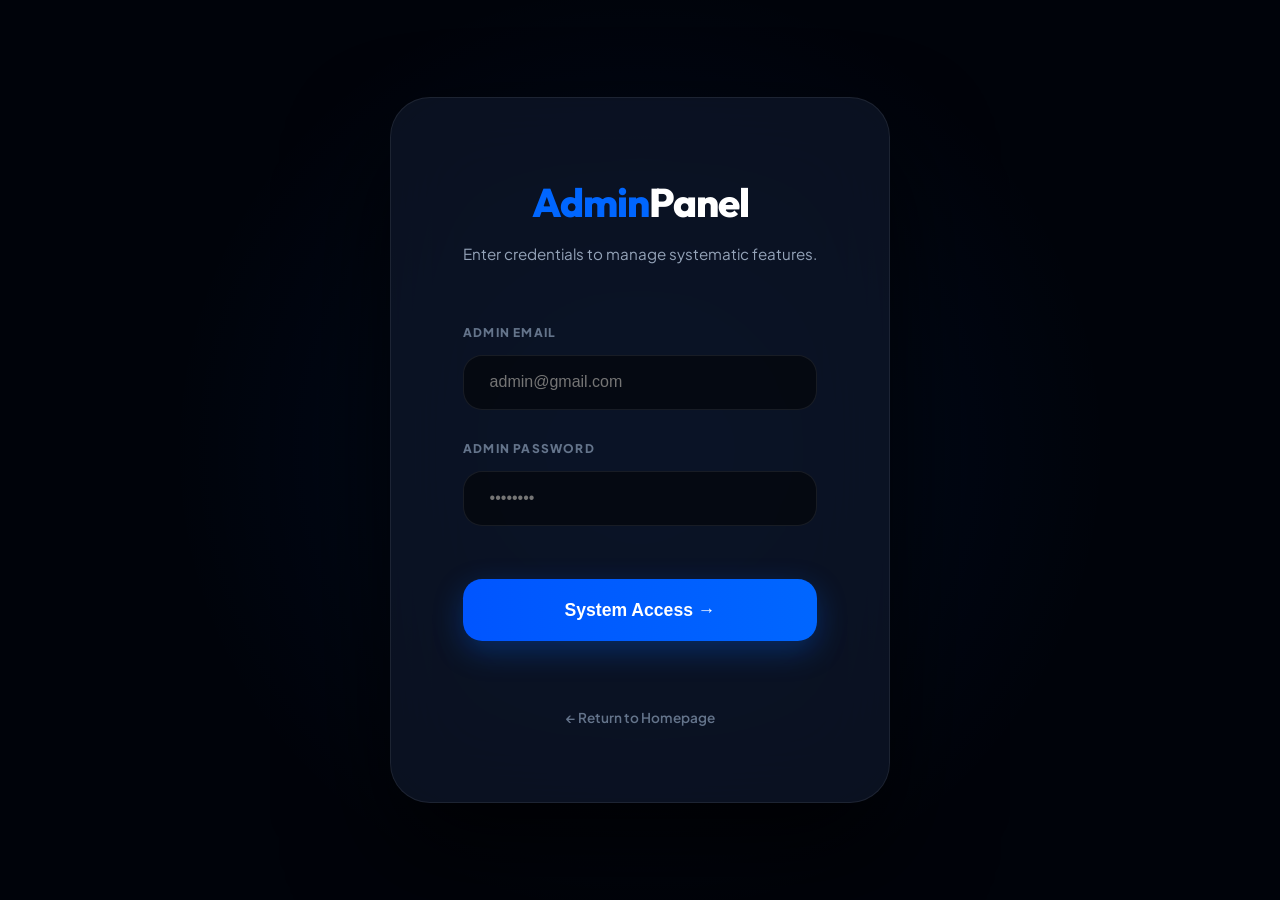
<file: frontend/admin.html>
<!DOCTYPE html>
<html lang="en">
<head>
    <meta charset="UTF-8">
    <meta name="viewport" content="width=device-width, initial-scale=1.0">
    <title>Admin Dashboard | Pharmacy Precision</title>
    <link rel="preconnect" href="https://fonts.googleapis.com">
    <link rel="preconnect" href="https://fonts.gstatic.com" crossorigin>
    <link href="https://fonts.googleapis.com/css2?family=Outfit:wght@300;400;500;600;700;800;900&family=Plus+Jakarta+Sans:wght@300;400;500;600;700;800&display=swap" rel="stylesheet">
    <link rel="stylesheet" href="style.css">
    <style>
        :root {
            --admin-primary: #0066ff;
            --admin-accent: #00f2ff;
            --admin-bg: #00030a;
            --admin-card: rgba(15, 23, 42, 0.4);
            --admin-sidebar: #0d111b;
            --text-main: #f8fafc;
            --text-muted: #94a3b8;
            --glass-border: rgba(255, 255, 255, 0.08);
        }

        body {
            background-color: var(--admin-bg);
            color: var(--text-main);
            font-family: 'Plus Jakarta Sans', sans-serif;
            margin: 0;
            display: flex;
            min-height: 100vh;
            overflow-x: hidden;
        }

        /* Sidebar */
        .sidebar {
            width: 280px;
            background: var(--admin-sidebar);
            border-right: 1px solid var(--glass-border);
            padding: 2.5rem;
            display: flex;
            flex-direction: column;
            position: fixed;
            height: 100vh;
            z-index: 10;
        }

        .sidebar-logo {
            font-family: 'Outfit', sans-serif;
            font-weight: 800;
            font-size: 1.8rem;
            color: var(--admin-primary);
            margin-bottom: 4rem;
            letter-spacing: -1px;
        }

        .sidebar-logo span { color: white; }

        .nav-items {
            list-style: none;
            padding: 0;
            flex-grow: 1;
        }

        .nav-item { margin-bottom: 0.8rem; }

        .nav-link {
            display: flex;
            align-items: center;
            padding: 1.1rem 1.4rem;
            color: var(--text-muted);
            text-decoration: none;
            border-radius: 1rem;
            transition: all 0.4s cubic-bezier(0.4, 0, 0.2, 1);
            font-weight: 600;
            font-size: 0.95rem;
            border: 1px solid transparent;
        }

        .nav-link:hover {
            background: rgba(0, 102, 255, 0.05);
            color: white;
            border-color: rgba(0, 102, 255, 0.2);
        }

        .nav-link.active {
            background: linear-gradient(90deg, rgba(0, 102, 255, 0.15), transparent);
            color: white;
            border-left: 4px solid var(--admin-primary);
            box-shadow: inset 10px 0 20px rgba(0, 102, 255, 0.05);
        }

        .logout-btn {
            margin-top: auto;
            color: #ef4444;
            display: flex;
            align-items: center;
            text-decoration: none;
            font-weight: 800;
            padding: 1.2rem 1.4rem;
            font-size: 0.9rem;
            transition: all 0.3s cubic-bezier(0.4, 0, 0.2, 1);
            border-radius: 1rem;
            border: 1px solid transparent;
        }

        .logout-btn:hover { 
            background: rgba(239, 68, 68, 0.08);
            transform: translateX(5px);
            border-color: rgba(239, 68, 68, 0.2);
            box-shadow: 0 10px 20px rgba(239, 68, 68, 0.05);
        }

        /* Main Content */
        .main-content {
            margin-left: 280px;
            padding: 4rem 5rem;
            width: calc(100% - 280px);
            background: radial-gradient(circle at top right, rgba(0, 102, 255, 0.03) 0%, transparent 70%);
        }

        .header {
            display: flex;
            justify-content: space-between;
            align-items: center;
            margin-bottom: 4rem;
        }

        .header h1 {
            font-family: 'Outfit', sans-serif;
            font-size: 3rem;
            font-weight: 800;
            margin: 0;
            background: linear-gradient(to bottom, #fff, #94a3b8);
            -webkit-background-clip: text;
            -webkit-text-fill-color: transparent;
            background-clip: text;
        }

        .stats-grid {
            display: grid;
            grid-template-columns: repeat(auto-fit, minmax(280px, 1fr));
            gap: 2rem;
            margin-bottom: 4rem;
        }

        .stat-card {
            background: var(--admin-card);
            backdrop-filter: blur(20px);
            padding: 2.5rem;
            border-radius: 2rem;
            border: 1px solid var(--glass-border);
            transition: transform 0.3s;
        }
        .stat-card:hover { transform: translateY(-5px); border-color: rgba(0, 102, 255, 0.3); }

        .stat-label {
            color: var(--text-muted);
            font-size: 0.75rem;
            font-weight: 800;
            text-transform: uppercase;
            margin-bottom: 0.8rem;
            letter-spacing: 0.1em;
        }

        .stat-value {
            font-size: 3rem;
            font-weight: 800;
            font-family: 'Outfit', sans-serif;
            color: var(--admin-accent);
            text-shadow: 0 0 30px rgba(0, 242, 255, 0.2);
        }

        /* Table Styles */
        .data-card {
            background: var(--admin-card);
            backdrop-filter: blur(20px);
            border-radius: 2rem;
            padding: 3rem;
            border: 1px solid var(--glass-border);
            overflow-x: auto;
        }

        table {
            width: 100%;
            border-collapse: collapse;
            text-align: left;
        }

        th {
            padding: 1.2rem;
            color: var(--text-muted);
            font-weight: 800;
            font-size: 0.8rem;
            text-transform: uppercase;
            letter-spacing: 0.1em;
            border-bottom: 1px solid var(--glass-border);
        }

        td {
            padding: 1.5rem 1.2rem;
            border-bottom: 1px solid rgba(255, 255, 255, 0.03);
            font-size: 0.95rem;
        }

        .action-btn {
            padding: 0.6rem 1.2rem;
            border-radius: 0.8rem;
            border: none;
            cursor: pointer;
            font-weight: 800;
            font-size: 0.8rem;
            transition: all 0.3s cubic-bezier(0.4, 0, 0.2, 1);
            margin-right: 0.5rem;
            display: inline-flex;
            align-items: center;
            gap: 5px;
        }

        .btn-delete { 
            background: rgba(239, 68, 68, 0.1); 
            color: #ef4444; 
            border: 1px solid rgba(239, 68, 68, 0.2);
        }
        .btn-delete:hover { 
            background: #ef4444; 
            color: white; 
            transform: scale(1.05);
            box-shadow: 0 5px 15px rgba(239, 68, 68, 0.3);
        }

        .hidden { display: none; }

        /* Forms */
        .admin-form-card {
            background: var(--admin-card);
            border: 1px solid var(--glass-border);
            border-radius: 2rem;
            padding: 2.5rem;
            margin-bottom: 3rem;
            animation: fadeIn 0.5s ease-out;
        }

        .form-row {
            display: grid;
            grid-template-columns: repeat(auto-fit, minmax(200px, 1fr));
            gap: 1.5rem;
            margin-bottom: 1.5rem;
        }

        .form-group-admin {
            display: flex;
            flex-direction: column;
            gap: 0.5rem;
        }

        .form-group-admin label {
            font-size: 0.75rem;
            font-weight: 800;
            color: var(--text-muted);
            text-transform: uppercase;
            letter-spacing: 0.1em;
        }

        .admin-input {
            background: rgba(0,0,0,0.3);
            border: 1px solid var(--glass-border);
            border-radius: 0.8rem;
            padding: 0.8rem 1.2rem;
            color: white;
            font-family: inherit;
            outline: none;
            transition: border-color 0.3s;
        }

        .admin-input:focus {
            border-color: var(--admin-primary);
        }

        .form-actions {
            display: flex;
            gap: 1rem;
            justify-content: flex-end;
        }

        .btn-submit {
            background: var(--admin-primary);
            color: white;
            border: none;
            padding: 0.8rem 2rem;
            border-radius: 0.8rem;
            font-weight: 800;
            cursor: pointer;
            transition: all 0.3s;
        }

        .btn-submit:hover {
            transform: translateY(-2px);
            box-shadow: 0 5px 15px rgba(0, 102, 255, 0.3);
        }

        .btn-cancel {
            background: rgba(255,255,255,0.05);
            color: white;
            border: 1px solid var(--glass-border);
            padding: 0.8rem 2rem;
            border-radius: 0.8rem;
            font-weight: 800;
            cursor: pointer;
        }

        .btn-edit {
            background: rgba(0, 242, 255, 0.1);
            color: var(--admin-accent);
            border: 1px solid rgba(0, 242, 255, 0.2);
        }

        .btn-edit:hover { background: var(--admin-accent); color: black; }

        @keyframes fadeIn {
            from { opacity: 0; transform: translateY(10px); }
            to { opacity: 1; transform: translateY(0); }
        }


        /* Toast Notifications */
        #toast-container {
            position: fixed;
            top: 2rem;
            right: 2rem;
            z-index: 9999;
        }

        .toast {
            background: #1e293b;
            color: white;
            padding: 1rem 2rem;
            border-radius: 1rem;
            margin-bottom: 1rem;
            border-left: 5px solid var(--admin-primary);
            box-shadow: 0 10px 30px rgba(0,0,0,0.5);
            animation: slideIn 0.3s ease-out;
            display: flex;
            align-items: center;
            gap: 1rem;
            min-width: 300px;
        }

        @keyframes slideIn {
            from { transform: translateX(100%); opacity: 0; }
            to { transform: translateX(0); opacity: 1; }
        }
    </style>
</head>
<body>
    <div id="toast-container"></div>
    <div class="sidebar">
        <div class="sidebar-logo">Admin<span>Panel</span></div>
        <ul class="nav-items">
            <li class="nav-item"><a href="#" class="nav-link active" onclick="showSection('dashboard', this)">Dashboard</a></li>
            <li class="nav-item"><a href="#" class="nav-link" onclick="showSection('medicines', this)">Medicines</a></li>
            <li class="nav-item"><a href="#" class="nav-link" onclick="showSection('users', this)">Users</a></li>
            <li class="nav-item"><a href="#" class="nav-link" onclick="showSection('messages', this)">Messages</a></li>
        </ul>
        <a href="index.html" class="logout-btn" onclick="logout()">Logout System</a>
    </div>

    <div class="main-content">
        <!-- Dashboard Section -->
        <section id="dashboard-section">
            <div class="header">
                <h1>Platform Activity</h1>
            </div>
            <div class="stats-grid" id="stats-grid">
                <div class="stat-card">
                    <div class="stat-label">Total Medicines</div>
                    <div class="stat-value" id="count-meds">0</div>
                </div>
                <div class="stat-card">
                    <div class="stat-label">Total Users</div>
                    <div class="stat-value" id="count-users">0</div>
                </div>
                <div class="stat-card">
                    <div class="stat-label">New Messages</div>
                    <div class="stat-value" id="count-msgs">0</div>
                </div>
            </div>

            <h2 style="font-family:'Outfit'; margin-bottom: 1.5rem;">Quick Management Actions</h2>
            <div class="stats-grid">
                <div class="stat-card" style="cursor:pointer; border-left: 4px solid var(--admin-primary);" onclick="showSection('medicines', document.querySelectorAll('.nav-link')[1]);">
                    <div class="stat-label">Inventory</div>
                    <h3 style="margin: 0.5rem 0;">Manage Medicines</h3>
                    <p style="font-size: 0.8rem; color: #94a3b8; margin: 0;">View stock and pricing registry</p>
                </div>
                <div class="stat-card" style="cursor:pointer; border-left: 4px solid var(--admin-accent);" onclick="showSection('users', document.querySelectorAll('.nav-link')[2])">
                    <div class="stat-label">Community</div>
                    <h3 style="margin: 0.5rem 0;">Manage All Users</h3>
                    <p style="font-size: 0.8rem; color: #94a3b8; margin: 0;">Review registered profiles</p>
                </div>
                <div class="stat-card" style="cursor:pointer; border-left: 4px solid var(--admin-primary);" onclick="showSection('messages', document.querySelectorAll('.nav-link')[3])">
                    <div class="stat-label">Communication</div>
                    <h3 style="margin: 0.5rem 0;">Read User Inquiries</h3>
                    <p style="font-size: 0.8rem; color: #94a3b8; margin: 0;">Respond to clinical queries</p>
                </div>
            </div>
        </section>

        <!-- Medicines Section -->
        <section id="medicines-section" class="hidden">
            <div class="header">
                <h1>Manage Medicines</h1>
                <button class="btn-submit" onclick="showAddForm()">+ Add New Medicine</button>
            </div>

            <div id="medicine-form-container" class="admin-form-card hidden">
                <h2 id="form-title" style="margin-bottom: 1.5rem; font-family: 'Outfit';">Add New Medicine</h2>
                <form id="medicine-form" onsubmit="handleMedicineSubmit(event)">
                    <input type="hidden" id="med-id">
                    <div class="form-row">
                        <div class="form-group-admin">
                            <label>Medicine Name</label>
                            <input type="text" id="med-name" class="admin-input" placeholder="e.g. Lipitor" required>
                        </div>
                        <div class="form-group-admin">
                            <label>Scientific Formula</label>
                            <input type="text" id="med-formula" class="admin-input" placeholder="e.g. Atorvastatin" required>
                        </div>
                    </div>
                    <div class="form-row">
                        <div class="form-group-admin">
                            <label>Market Price (Rs.)</label>
                            <input type="number" id="med-price" class="admin-input" placeholder="0.00" required>
                        </div>
                        <div class="form-group-admin">
                            <label>Manufacturer Company</label>
                            <input type="text" id="med-company" class="admin-input" placeholder="e.g. Pfizer" required>
                        </div>
                    </div>
                    <div class="form-actions">
                        <button type="button" class="btn-cancel" onclick="hideMedicineForm()">Cancel</button>
                        <button type="submit" class="btn-submit" id="submit-text">Register Medicine</button>
                    </div>
                </form>
            </div>
            <div class="data-card">
                <table id="meds-table">
                    <thead>
                        <tr>
                            <th>ID</th>
                            <th>Name</th>
                            <th>Formula</th>
                            <th>Price</th>
                            <th>Company</th>
                            <th>Actions</th>
                        </tr>
                    </thead>
                    <tbody></tbody>
                </table>
            </div>
        </section>

        <!-- Users Section -->
        <section id="users-section" class="hidden">
            <div class="header">
                <h1>Manage Users</h1>
            </div>
            <div class="data-card">
                <table id="users-table">
                    <thead>
                        <tr>
                            <th>ID</th>
                            <th>Full Name</th>
                            <th>Email</th>
                            <th>Actions</th>
                        </tr>
                    </thead>
                    <tbody></tbody>
                </table>
            </div>
        </section>

        <!-- Messages Section -->
        <section id="messages-section" class="hidden">
            <div class="header">
                <h1>User Inquiries</h1>
            </div>
            <div class="data-card">
                <table id="messages-table">
                    <thead>
                        <tr>
                            <th>ID</th>
                            <th>Sender</th>
                            <th>Email</th>
                            <th>Description</th>
                            <th>Date</th>
                            <th>Actions</th>
                        </tr>
                    </thead>
                    <tbody></tbody>
                </table>
            </div>
        </section>
    </div>

    <script>
        // API Configuration - Targets backend on 8000 regardless of where frontend is hosted
        const API_BASE = window.location.port === '8000' ? "" : "http://127.0.0.1:8000";

        // Navigation & UI State Management
        document.addEventListener('DOMContentLoaded', () => {
            checkAuth();
            loadDashboard();
        });

        function checkAuth() {
            const adminUser = JSON.parse(localStorage.getItem('adminUser'));
            if (!adminUser) {
                window.location.href = 'admin_login.html';
                return;
            }
        }

        function logout() {
            localStorage.removeItem('adminUser');
            window.location.href = 'admin_login.html';
        }

        function showSection(sectionId, element = null) {
            document.querySelectorAll('section').forEach(s => s.classList.add('hidden'));
            const target = document.getElementById(sectionId + '-section');
            if (target) target.classList.remove('hidden');
            document.querySelectorAll('.nav-link').forEach(l => l.classList.remove('active'));
            if (element) element.classList.add('active');
            if (sectionId === 'medicines') loadMedicines();
            if (sectionId === 'users') loadUsers();
            if (sectionId === 'messages') loadMessages();
            if (sectionId === 'dashboard') loadDashboard();
        }

        async function loadDashboard() {
            try {
                const [meds, users, msgs] = await Promise.all([
                    fetch(`${API_BASE}/api/medicines/all`).then(r => r.json()).catch(() => []),
                    fetch(`${API_BASE}/api/admin/users`).then(r => r.json()).catch(() => []),
                    fetch(`${API_BASE}/api/admin/messages`).then(r => r.json()).catch(() => [])
                ]);
                document.getElementById('count-meds').innerText = meds.length || 0;
                document.getElementById('count-users').innerText = users.length || 0;
                document.getElementById('count-msgs').innerText = msgs.length || 0;
            } catch (e) {
                console.error("Stats Error:", e);
            }
        }

        async function loadMedicines() {
            try {
                const res = await fetch(`${API_BASE}/api/medicines/all`);
                const data = await res.json();
                const tbody = document.querySelector('#meds-table tbody');
                let html = '';
                data.forEach(m => {
                    html += `
                        <tr>
                            <td>${m.id}</td>
                            <td style="font-weight:700;">${m.name}</td>
                            <td>${m.formula}</td>
                            <td style="color:var(--admin-primary); font-weight:700;">Rs. ${m.price}</td>
                            <td>${m.company}</td>
                            <td>
                                <button class="action-btn btn-edit" onclick='editMed(${JSON.stringify(m).replace(/'/g, "&apos;")})'>
                                    <span>✏️</span> Edit
                                </button>
                                <button class="action-btn btn-delete" onclick="deleteMed(${m.id})">
                                    <span>🗑️</span> Delete
                                </button>
                            </td>
                        </tr>
                    `;
                });
                tbody.innerHTML = html;
            } catch (e) { showToast('Error loading medicines', 'error'); }
        }

        async function loadUsers() {
            try {
                const res = await fetch(`${API_BASE}/api/admin/users`);
                const data = await res.json();
                const tbody = document.querySelector('#users-table tbody');
                let html = '';
                data.forEach(u => {
                    html += `
                        <tr>
                            <td>${u.id}</td>
                            <td>${u.fullname}</td>
                            <td>${u.email}</td>
                            <td>
                                <button class="action-btn btn-delete" onclick="deleteUser(${u.id})">Remove</button>
                            </td>
                        </tr>
                    `;
                });
                tbody.innerHTML = html;
            } catch (e) { showToast('Error loading users', 'error'); }
        }

        async function loadMessages() {
            try {
                const res = await fetch(`${API_BASE}/api/admin/messages`);
                const data = await res.json();
                const tbody = document.querySelector('#messages-table tbody');
                let html = '';
                data.forEach(m => {
                    html += `
                        <tr>
                            <td>${m.id}</td>
                            <td>${m.name}</td>
                            <td>${m.email}</td>
                            <td>${m.description}</td>
                            <td>${new Date(m.timestamp).toLocaleDateString()}</td>
                            <td>
                                <button class="action-btn btn-delete" onclick="deleteMsg(${m.id})">Delete</button>
                            </td>
                        </tr>
                    `;
                });
                tbody.innerHTML = html;
            } catch (e) { showToast('Error loading messages', 'error'); }
        }

        // Action Handlers
        function showToast(message, type = 'success') {
            const container = document.getElementById('toast-container');
            const toast = document.createElement('div');
            toast.className = 'toast';
            if(type === 'error') toast.style.borderLeftColor = '#ef4444';
            toast.innerHTML = `<span>${type === 'error' ? '❌' : '✅'}</span> ${message}`;
            container.appendChild(toast);
            setTimeout(() => {
                toast.style.opacity = '0';
                toast.style.transform = 'translateX(100%)';
                toast.style.transition = 'all 0.3s ease-in';
                setTimeout(() => toast.remove(), 300);
            }, 3000);
        }

        async function deleteUser(id) {
            if(confirm('Are you sure you want to remove this user?')) {
                const res = await fetch(`${API_BASE}/api/admin/users/${id}`, { method: 'DELETE' });
                if(res.ok) {
                    showToast('User removed successfully');
                    loadUsers();
                    loadDashboard();
                }
            }
        }

        async function deleteMsg(id) {
            if(confirm('Delete this message?')) {
                const res = await fetch(`${API_BASE}/api/admin/messages/${id}`, { method: 'DELETE' });
                if(res.ok) {
                    showToast('Message deleted');
                    loadMessages();
                    loadDashboard();
                }
            }
        }

        async function deleteMed(id) {
            if(confirm('Delete this medicine?')) {
                const res = await fetch(`${API_BASE}/api/admin/medicines/${id}`, { method: 'DELETE' });
                if(res.ok) {
                    showToast('Medicine removed from inventory');
                    loadMedicines();
                    loadDashboard();
                }
            }
        }

        // Medicine Form Handlers
        function showAddForm() {
            document.getElementById('medicine-form-container').classList.remove('hidden');
            document.getElementById('form-title').innerText = "Add New Medicine";
            document.getElementById('submit-text').innerText = "Register Medicine";
            document.getElementById('medicine-form').reset();
            document.getElementById('med-id').value = "";
            document.getElementById('medicine-form-container').scrollIntoView({ behavior: 'smooth' });
        }

        function hideMedicineForm() {
            document.getElementById('medicine-form-container').classList.add('hidden');
        }

        function editMed(med) {
            document.getElementById('medicine-form-container').classList.remove('hidden');
            document.getElementById('form-title').innerText = "Update Medicine Info";
            document.getElementById('submit-text').innerText = "Apply Updates";
            
            document.getElementById('med-id').value = med.id;
            document.getElementById('med-name').value = med.name;
            document.getElementById('med-formula').value = med.formula;
            document.getElementById('med-price').value = med.price;
            document.getElementById('med-company').value = med.company;
            
            document.getElementById('medicine-form-container').scrollIntoView({ behavior: 'smooth' });
        }

        async function handleMedicineSubmit(e) {
            e.preventDefault();
            const id = document.getElementById('med-id').value;
            const payload = {
                name: document.getElementById('med-name').value,
                formula: document.getElementById('med-formula').value,
                price: parseFloat(document.getElementById('med-price').value),
                company: document.getElementById('med-company').value,
                alternatives: [] // Default empty for simple admin form
            };

            const btn = document.getElementById('submit-text');
            const origText = btn.innerText;
            btn.innerText = "⏳ Synchronizing...";
            btn.disabled = true;

            try {
                const url = id ? `${API_BASE}/api/admin/medicines/${id}` : `${API_BASE}/api/medicines`;
                const method = id ? 'PUT' : 'POST';
                
                const res = await fetch(url, {
                    method: method,
                    headers: { 'Content-Type': 'application/json' },
                    body: JSON.stringify(payload)
                });

                if (res.ok) {
                    showToast(id ? 'Medicine data updated' : 'Medicine added to registry');
                    hideMedicineForm();
                    loadMedicines();
                    loadDashboard();
                } else {
                    const err = await res.json();
                    showToast(err.detail || 'Save failed', 'error');
                }
            } catch (err) {
                showToast('Network error', 'error');
            } finally {
                btn.innerText = origText;
                btn.disabled = false;
            }
        }
    </script>
</body>
</html>
</file>
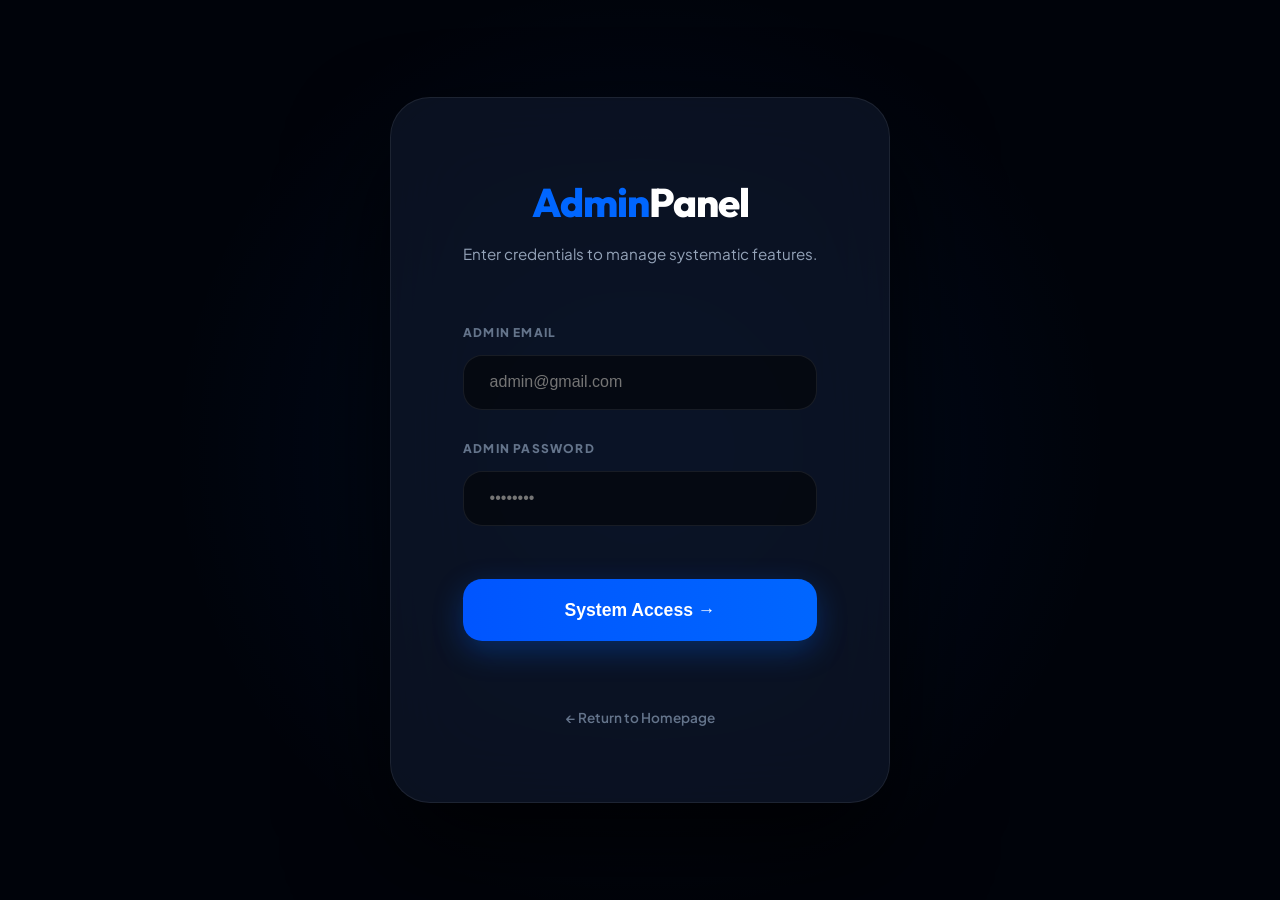
<file: frontend/admin_login.html>
<!DOCTYPE html>
<html lang="en">
<head>
    <meta charset="UTF-8">
    <meta name="viewport" content="width=device-width, initial-scale=1.0">
    <title>Admin Login | Pharmacy Precision</title>
    <link rel="preconnect" href="https://fonts.googleapis.com">
    <link rel="preconnect" href="https://fonts.gstatic.com" crossorigin>
    <link href="https://fonts.googleapis.com/css2?family=Outfit:wght@300;400;500;600;700;800;900&family=Plus+Jakarta+Sans:ital,wght@0,300;0,400;0,500;0,600;0,700;0,800;1,400&display=swap" rel="stylesheet">
    <link rel="stylesheet" href="style.css">
    <style>
        .login-section {
            display: flex;
            align-items: center;
            justify-content: center;
            min-height: 100vh;
            background-color: #00030a;
            background-image: 
                radial-gradient(circle at 50% 50%, rgba(0, 102, 255, 0.1) 0%, transparent 60%);
        }
        .login-card {
            background: rgba(15, 23, 42, 0.7);
            backdrop-filter: blur(40px);
            border: 1px solid rgba(255, 255, 255, 0.08);
            border-radius: 2.5rem;
            padding: 4.5rem;
            width: 100%;
            max-width: 500px;
            text-align: center;
            box-shadow: 0 50px 100px rgba(0,0,0,0.8);
        }
        .login-logo {
            font-family: 'Outfit', sans-serif;
            font-weight: 800;
            font-size: 2.5rem;
            margin-bottom: 0.5rem;
            color: #0066ff;
            letter-spacing: -1px;
        }
        .login-logo span { color: white; }
        .login-sub {
            color: #94a3b8;
            margin-bottom: 3.5rem;
            font-size: 0.95rem;
        }
        .form-group {
            margin-bottom: 1.8rem;
            text-align: left;
        }
        .form-group label {
            display: block;
            font-size: 0.75rem;
            font-weight: 800;
            color: #64748b;
            margin-bottom: 0.8rem;
            letter-spacing: 0.1em;
        }
        .form-group input {
            width: 100%;
            background: rgba(0, 0, 0, 0.5);
            border: 1px solid rgba(255, 255, 255, 0.08);
            border-radius: 1.2rem;
            padding: 1.1rem 1.6rem;
            color: white;
            font-size: 1rem;
            outline: none;
            transition: all 0.3s;
        }
        .form-group input:focus {
            border-color: #0066ff;
            box-shadow: 0 0 20px rgba(0, 102, 255, 0.2);
        }
        .btn-login {
            width: 100%;
            background: linear-gradient(90deg, #0055ff, #0066ff);
            color: white;
            border: none;
            border-radius: 1.2rem;
            padding: 1.3rem;
            font-weight: 800;
            font-size: 1.1rem;
            cursor: pointer;
            margin-top: 1.5rem;
            box-shadow: 0 10px 30px rgba(0, 102, 255, 0.3);
            transition: all 0.4s cubic-bezier(0.4, 0, 0.2, 1);
        }
        .btn-login:hover { transform: translateY(-3px); box-shadow: 0 20px 40px rgba(0, 102, 255, 0.4); }
        .back-link {
            display: inline-block;
            margin-top: 2.5rem;
            color: #64748b;
            text-decoration: none;
            font-size: 0.85rem;
            font-weight: 600;
            transition: color 0.3s;
        }
        .back-link:hover { color: #00f2ff; }
    </style>
</head>
<body>
    <section class="login-section">
        <div class="login-card">
            <div class="login-logo">Admin<span>Panel</span></div>
            <p class="login-sub">Enter credentials to manage systematic features.</p>
            
            <form onsubmit="handleAdminLogin(event)">
                <div class="form-group">
                    <label>ADMIN EMAIL</label>
                    <input type="email" id="email" placeholder="admin@gmail.com" required>
                </div>
                <div class="form-group">
                    <label>ADMIN PASSWORD</label>
                    <input type="password" id="password" placeholder="••••••••" required>
                </div>
                <button type="submit" class="btn-login">System Access →</button>
            </form>
            
            <br>
            <a href="index.html" class="back-link">← Return to Homepage</a>
        </div>
    </section>

    <script>
        const API_BASE = window.location.port === '8000' ? "" : "http://127.0.0.1:8000";

        async function handleAdminLogin(event) {
            event.preventDefault();
            const email = document.getElementById('email').value;
            const password = document.getElementById('password').value;
            const btn = event.target.querySelector('button');
            const origText = btn.innerText;

            btn.innerText = "Connecting...";
            btn.disabled = true;

            try {
                const response = await fetch(`${API_BASE}/api/admin/login`, {
                    method: 'POST',
                    headers: { 'Content-Type': 'application/json' },
                    body: JSON.stringify({ email, password })
                });

                const data = await response.json();

                if (response.ok) {
                    localStorage.setItem('adminUser', JSON.stringify(data.user));
                    alert('Admin Login Successful!');
                    window.location.href = 'admin.html';
                } else {
                    alert(data.detail || 'Login failed');
                }
            } catch (error) {
                console.error('Error:', error);
                alert('Connection Error: Could not reach the backend server at ' + (API_BASE || window.location.origin) + '. Please ensure the backend is running on port 8000.');
            } finally {
                btn.innerText = origText;
                btn.disabled = false;
            }
        }
    </script>
</body>
</html>
</file>
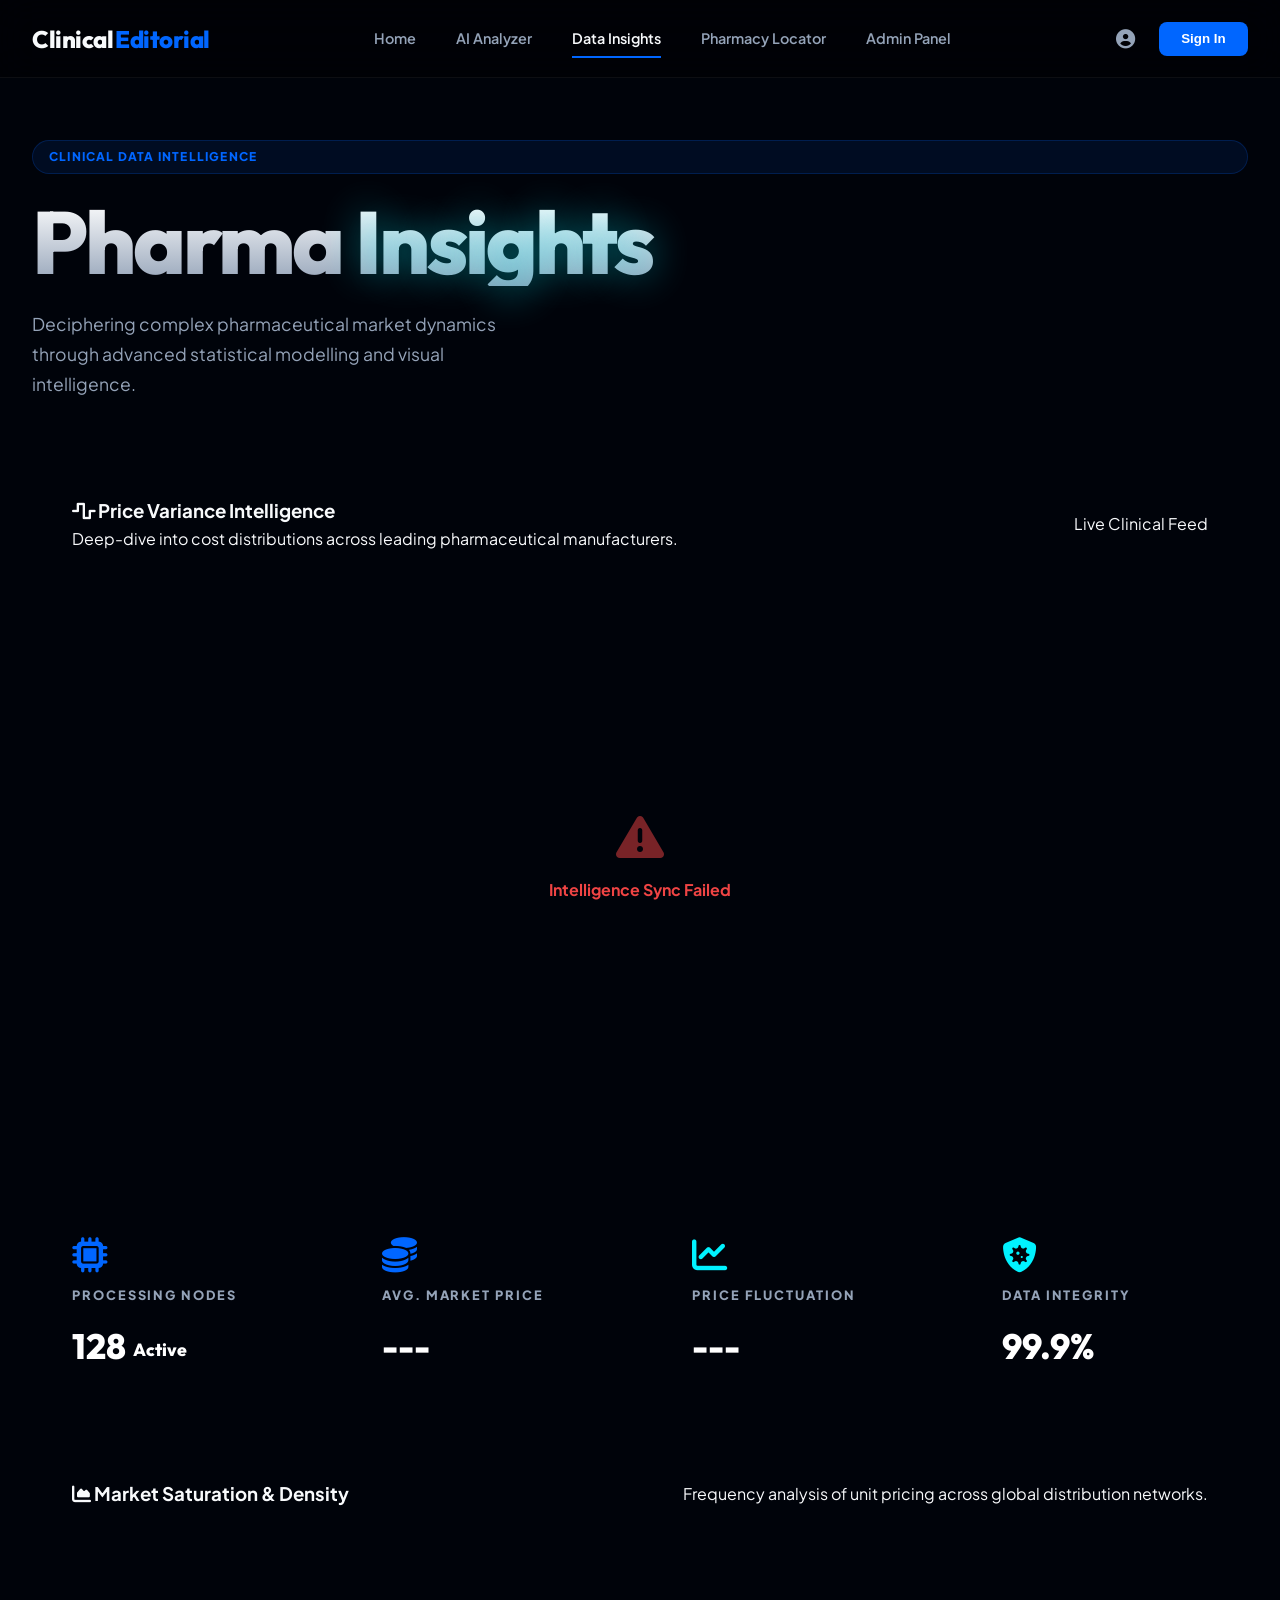
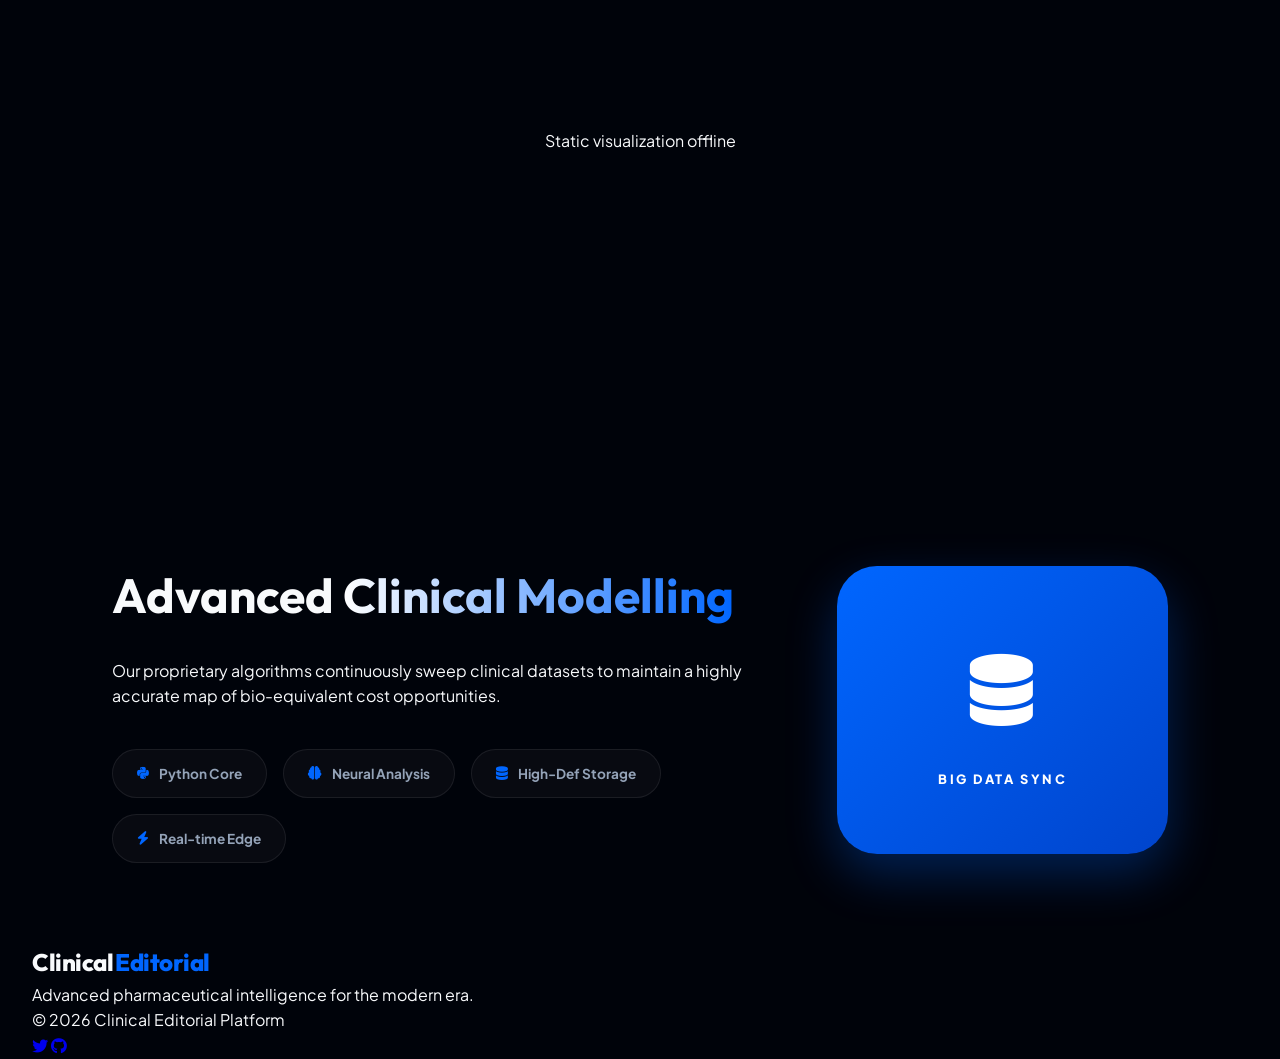
<file: frontend/analytics.html>
<!DOCTYPE html>
<html lang="en">
<head>
    <meta charset="UTF-8">
    <meta name="viewport" content="width=device-width, initial-scale=1.0">
    <title>Clinical Editorial | Data Insights</title>
    <link rel="stylesheet" href="style.css">
    <link href="https://fonts.googleapis.com/css2?family=Plus+Jakarta+Sans:wght@300;400;500;600;700;800&family=Outfit:wght@300;400;500;600;700;800&display=swap" rel="stylesheet">
    <link rel="stylesheet" href="https://cdnjs.cloudflare.com/ajax/libs/font-awesome/6.4.0/css/all.min.css">
    <script src="https://cdn.plot.ly/plotly-latest.min.js"></script>
</head>
<body class="dark-mode">

    <!-- Header -->
    <header class="main-header">
        <div class="header-container">
            <div class="logo"><a href="index.html" style="text-decoration:none; color:inherit;">Clinical<span>Editorial</span></a></div>
            <nav class="nav-menu">
                <a href="index.html">Home</a>
                <a href="analyzer.html">AI Analyzer</a>
                <a href="analytics.html" class="active">Data Insights</a>
                <a href="locator.html">Pharmacy Locator</a>
                <a href="admin_login.html">Admin Panel</a>
            </nav>
            <div class="header-actions">
                <a href="profile.html" class="icon-btn" id="profile-icon"><i class="fas fa-user-circle"></i></a>
                <button class="signin-btn" onclick="location.href='login.html'">Sign In</button>
            </div>
        </div>
    </header>

    <main class="analytics-page">
        <!-- Hero Section -->
        <section class="analytics-hero">
            <div class="container">
                <div class="badge-blue animate-pulse">CLINICAL DATA INTELLIGENCE</div>
                <h1 class="hero-main">Pharma <span class="glow-text">Insights</span></h1>
                <p class="hero-sub">Deciphering complex pharmaceutical market dynamics through advanced statistical modelling and visual intelligence.</p>
            </div>
        </section>

        <!-- Dynamic Metrics Grid -->
        <section class="metrics-section container">
            <div class="bento-grid">
                <!-- Expanded Market Overview Chart -->
                <div class="bento-card large chart-card glass-card" style="grid-column: span 4; grid-row: span 3;">
                    <div class="card-header-flex">
                        <div>
                            <h3><i class="fas fa-wave-square"></i> Price Variance Intelligence</h3>
                            <p>Deep-dive into cost distributions across leading pharmaceutical manufacturers.</p>
                        </div>
                        <div class="chart-actions">
                            <span class="live-indicator"><span class="dot"></span> Live Clinical Feed</span>
                        </div>
                    </div>
                    <div id="plotly-chart" class="main-chart-container" style="min-height: 550px;">
                        <div class="skeleton-loader"></div>
                    </div>
                </div>

                <!-- Highlight Stats -->
                <div class="bento-card mini glass-card">
                    <div class="mini-stat-content">
                        <i class="fas fa-microchip text-blue"></i>
                        <span class="label">Processing Nodes</span>
                        <h2>128 <small style="font-size: 0.5em; vertical-align: middle;">Active</small></h2>
                    </div>
                </div>

                <div class="bento-card mini glass-card">
                    <div class="mini-stat-content">
                        <i class="fas fa-coins text-blue"></i>
                        <span class="label">Avg. Market Price</span>
                        <h2 id="stat-mean">---</h2>
                    </div>
                </div>
                
                <div class="bento-card mini glass-card">
                    <div class="mini-stat-content">
                        <i class="fas fa-chart-line text-cyan"></i>
                        <span class="label">Price Fluctuation</span>
                        <h2 id="stat-std">---</h2>
                    </div>
                </div>

                <div class="bento-card mini glass-card">
                    <div class="mini-stat-content">
                        <i class="fas fa-shield-virus text-cyan"></i>
                        <span class="label">Data Integrity</span>
                        <h2>99.9%</h2>
                    </div>
                </div>

                <!-- Market Density Distribution -->
                <div class="bento-card medium glass-card" style="grid-column: span 4;">
                    <div class="card-header-flex">
                        <h3><i class="fas fa-chart-area"></i> Market Saturation & Density</h3>
                        <p>Frequency analysis of unit pricing across global distribution networks.</p>
                    </div>
                    <div id="static-plot" class="static-plot-container" style="min-height: 400px;">
                        <div class="skeleton-loader"></div>
                    </div>
                </div>
            </div>
        </section>

        <!-- Tech Methodology -->
        <section class="tech-methodology container">
            <div class="methodology-banner glass-card">
                <div class="method-info">
                    <h2>Advanced <span class="text-gradient">Clinical Modelling</span></h2>
                    <p>Our proprietary algorithms continuously sweep clinical datasets to maintain a highly accurate map of bio-equivalent cost opportunities.</p>
                    <div class="tech-row">
                        <div class="tech-pill"><i class="fab fa-python"></i> Python Core</div>
                        <div class="tech-pill"><i class="fas fa-brain"></i> Neural Analysis</div>
                        <div class="tech-pill"><i class="fas fa-database"></i> High-Def Storage</div>
                        <div class="tech-pill"><i class="fas fa-bolt"></i> Real-time Edge</div>
                    </div>
                </div>
                <div class="method-visual">
                    <div class="ai-brain-icon">
                        <i class="fas fa-database"></i>
                    </div>
                    <span>BIG DATA SYNC</span>
                </div>
            </div>
        </section>
    </main>

    <footer class="footer-minimal container">
        <div class="footer-wrap">
            <div class="footer-left">
                <div class="logo">Clinical<span>Editorial</span></div>
                <p>Advanced pharmaceutical intelligence for the modern era.</p>
            </div>
            <div class="footer-right">
                <span>&copy; 2026 Clinical Editorial Platform</span>
                <div class="socials">
                    <a href="#"><i class="fab fa-twitter"></i></a>
                    <a href="#"><i class="fab fa-github"></i></a>
                </div>
            </div>
        </div>
    </footer>

    <script>
        document.addEventListener('DOMContentLoaded', async () => {
            const API_BASE = 'http://localhost:8000/api/analytics';

            // 1. Load Stats
            try {
                const res = await fetch(`${API_BASE}/stats`);
                const stats = await res.json();
                animateValue("stat-mean", 0, stats.mean, 1500, "Rs. ");
                animateValue("stat-std", 0, stats.std, 1500, "");
            } catch (e) { console.error(e); }

            // 2. Load Interactive Chart
            try {
                const res = await fetch(`${API_BASE}/chart`);
                const data = await res.json();
                const fig = JSON.parse(data);
                
                const layout = {
                    ...fig.layout,
                    paper_bgcolor: 'rgba(0,0,0,0)',
                    plot_bgcolor: 'rgba(0,0,0,0)',
                    font: { color: '#94a3b8', family: 'Plus Jakarta Sans', size: 12 },
                    title: { ...fig.layout.title, font: { color: '#f8fafc', size: 22, weight: 800 } },
                    xaxis: { ...fig.layout.xaxis, gridcolor: 'rgba(255,255,255,0.05)', zerolinecolor: 'rgba(255,255,255,0.1)' },
                    yaxis: { ...fig.layout.yaxis, gridcolor: 'rgba(255,255,255,0.05)', zerolinecolor: 'rgba(255,255,255,0.1)' },
                    margin: { t: 80, b: 80, l: 80, r: 40 },
                    showlegend: true,
                    legend: { font: { color: '#f8fafc' } }
                };

                Plotly.newPlot('plotly-chart', fig.data, layout, {responsive: true, displayModeBar: false});
            } catch (e) {
                document.getElementById('plotly-chart').innerHTML = `<div class="error-state"><i class="fas fa-exclamation-triangle"></i><p>Intelligence Sync Failed</p></div>`;
            }

            // 3. Load Static Plot
            try {
                const res = await fetch(`${API_BASE}/plot`);
                const data = await res.json();
                if (data.image) {
                    document.getElementById('static-plot').innerHTML = `<img src="data:image/png;base64,${data.image}" class="img-fluid reveal" style="max-height: 500px; width: auto; margin:0 auto;">`;
                }
            } catch (e) {
                document.getElementById('static-plot').innerHTML = `<p class="error-msg">Static visualization offline</p>`;
            }
        });

        function animateValue(id, start, end, duration, prefix) {
            const obj = document.getElementById(id);
            if (!obj) return;
            let startTimestamp = null;
            const step = (timestamp) => {
                if (!startTimestamp) startTimestamp = timestamp;
                const progress = Math.min((timestamp - startTimestamp) / duration, 1);
                const current = (progress * (end - start) + start).toFixed(2);
                obj.innerHTML = prefix + current;
                if (progress < 1) {
                    window.requestAnimationFrame(step);
                }
            };
            window.requestAnimationFrame(step);
        }
    </script>
</body>
</html>
</file>
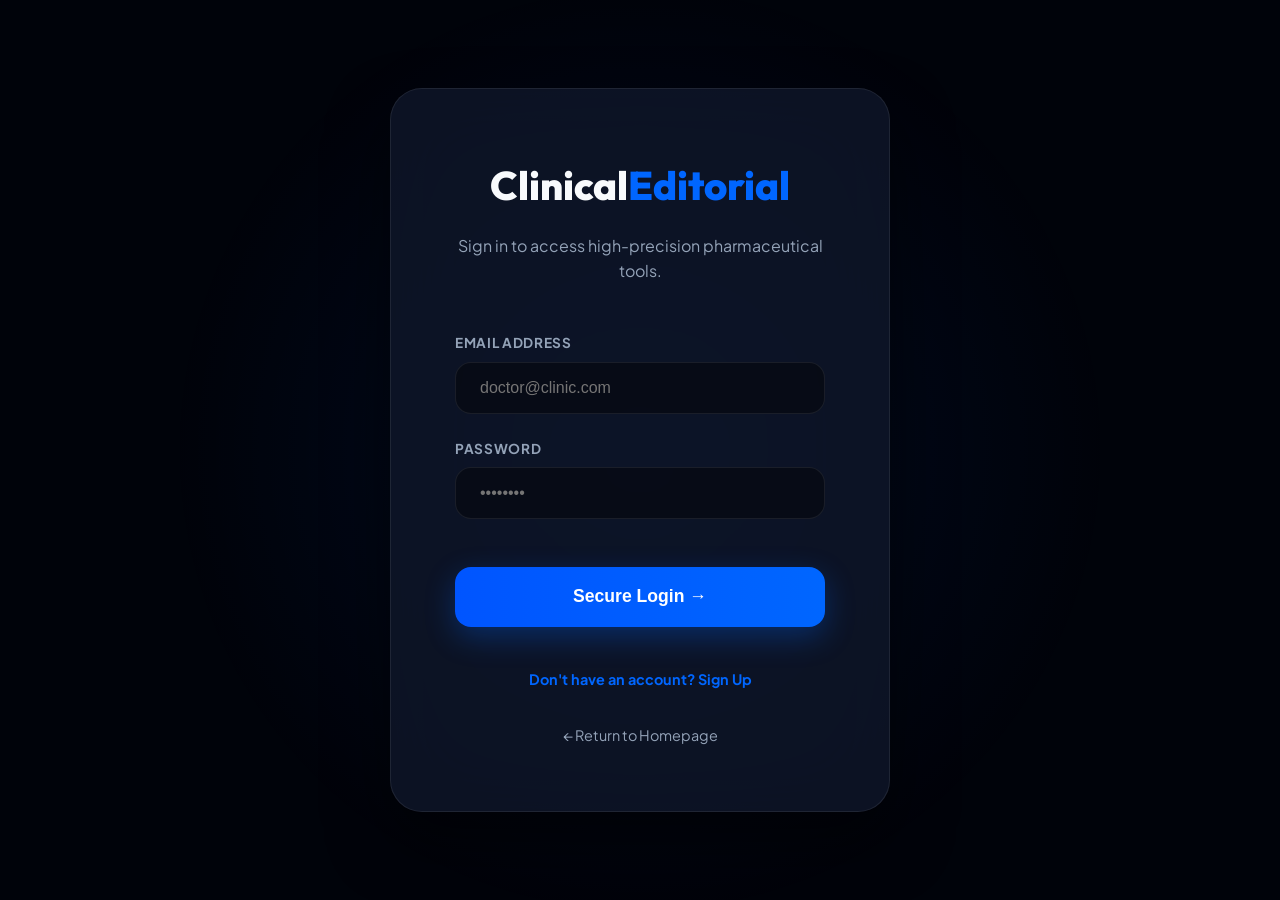
<file: frontend/analyzer.html>
<!DOCTYPE html>
<html lang="en">
<head>
    <meta charset="UTF-8">
    <meta name="viewport" content="width=device-width, initial-scale=1.0">
    <title>Medicine Analyzer | Pharmacy Precision</title>
    <!-- Fonts -->
    <link rel="preconnect" href="https://fonts.googleapis.com">
    <link rel="preconnect" href="https://fonts.gstatic.com" crossorigin>
    <link href="https://fonts.googleapis.com/css2?family=Outfit:wght@300;400;500;600;700;800;900&family=Plus+Jakarta+Sans:ital,wght@0,300;0,400;0,500;0,600;0,700;0,800;1,400&display=swap" rel="stylesheet">
    <!-- Main Style -->
    <link rel="stylesheet" href="style.css">
</head>
<body>

    <!-- Header Navigation -->
    <header class="main-header">
        <div class="header-container">
            <div class="logo"><a href="index.html" style="text-decoration:none; color:inherit;">Clinical<span>Editorial</span></a></div>
            <nav class="nav-menu">
                <a href="index.html">Home</a>
                <a href="analyzer.html" class="active">AI Analyzer</a>
                <a href="analytics.html">Data Insights</a>
                <a href="locator.html">Pharmacy Locator</a>
                <a href="admin_login.html">Admin Panel</a>
            </nav>
            <div class="header-actions">
                <div class="search-mini" style="width: 250px;">
                    <span class="icon" style="cursor: pointer;" onclick="goToAnalyzer()">🤖</span>
                    <input type="text" id="headerSearch" placeholder="Ask AI Clinical Assistant..." onkeypress="if(event.key === 'Enter') goToAnalyzer()">
                </div>
                <button class="icon-btn" onclick="showProfile()">👤</button>
                <button class="signin-btn" id="authBtn" onclick="toggleAuth()">Sign in</button>
            </div>
        </div>
    </header>

    <main>
        <!-- Medicine Analyzer Section (Pulled from index.html) -->
        <section id="analyzer" class="analyzer-section" style="padding-top: 15rem; min-height: 80vh;">
            <div class="container text-center">
                <h2 class="sec-title">Medicine Analyzer</h2>
                <p class="sec-sub">Inject your current prescription details for an instant clinical comparison and cost analysis.</p>

                <div class="search-console">
                    <span class="console-label">PRESCRIPTION SEARCH</span>
                    <div class="input-group">
                        <input type="text" id="medSearch" placeholder="e.g., Lipitor or Atorvastatin..." oninput="handleSearch()" onkeypress="if(event.key === 'Enter') runAnalysis()">
                        <button class="btn-run" onclick="runAnalysis()">⚡ Run Analysis</button>
                    </div>
                </div>

                <div id="resultsGrid" class="results-grid">
                    <!-- Comparison cards injected here via JS -->
                    <div class="placeholder-msg">Enter a medicine name to synchronize clinical data.</div>
                </div>
            </div>
        </section>
    </main>

    <!-- Footer -->
    <footer class="main-footer">
        <div class="container">
            <div class="footer-cols">
                <div class="col-brand">
                    <div class="logo">Clinical<span>Editorial</span></div>
                    <p class="brand-desc">Optimizing pharmaceutical management through clinical precision and financial transparency. Empowering patients nationwide.</p>
                </div>
                <div class="col-links">
                    <h5>QUICK ACCESS</h5>
                    <a href="info.html?page=Privacy Policy">Privacy Policy</a>
                    <a href="info.html?page=Terms of Service">Terms of Service</a>
                    <a href="contact.html">Contact Us</a>
                </div>
                <div class="col-links">
                    <h5>RESOURCE CENTER</h5>
                    <a href="info.html?page=Drug Safety">Drug Safety</a>
                    <a href="info.html?page=Support Desk">Support Desk</a>
                </div>
                <div class="col-links">
                    <h5>CONNECT</h5>
                    <div class="social-icons">
                        <a href="https://www.youtube.com" target="_blank" title="YouTube">
                            <svg width="24" height="24" viewBox="0 0 24 24" fill="currentColor"><path d="M19.615 3.184c-3.604-.246-11.631-.245-15.23 0-3.897.266-4.356 2.62-4.385 8.816.029 6.185.484 8.549 4.385 8.816 3.6.245 11.626.246 15.23 0 3.897-.266 4.356-2.62 4.385-8.816-.029-6.185-.484-8.549-4.385-8.816zm-10.615 12.816v-8l8 3.993-8 4.007z"/></svg>
                        </a>
                        <a href="https://www.facebook.com" target="_blank" title="Facebook">
                            <svg width="24" height="24" viewBox="0 0 24 24" fill="currentColor"><path d="M9 8h-3v4h3v12h5v-12h3.642l.358-4h-4v-2.21c0-.837.38-1.29 1.173-1.29h2.827v-4h-3.327c-3.604 0-5.632 1.954-5.632 5.093v2.407z"/></svg>
                        </a>
                    </div>
                </div>
            </div>
            <div class="footer-bottom">
                <p>© 2026 PILL-SAVE EDITORIAL | HIGH-PRECISION PHARMACY SOLUTIONS</p>
                <div class="legal-badges">
                    <span>HIPAA COMPLIANT</span> | <span>FDA VERIFIED DATA</span> | <span>SECURE ACCESS</span>
                </div>
            </div>
        </div>
    </footer>

    <!-- Scripts -->
    <script src="script.js"></script>
    <script>
        // Guard route: Only allow if authenticated
        requireAuth();
    </script>
</body>
</html>
</file>
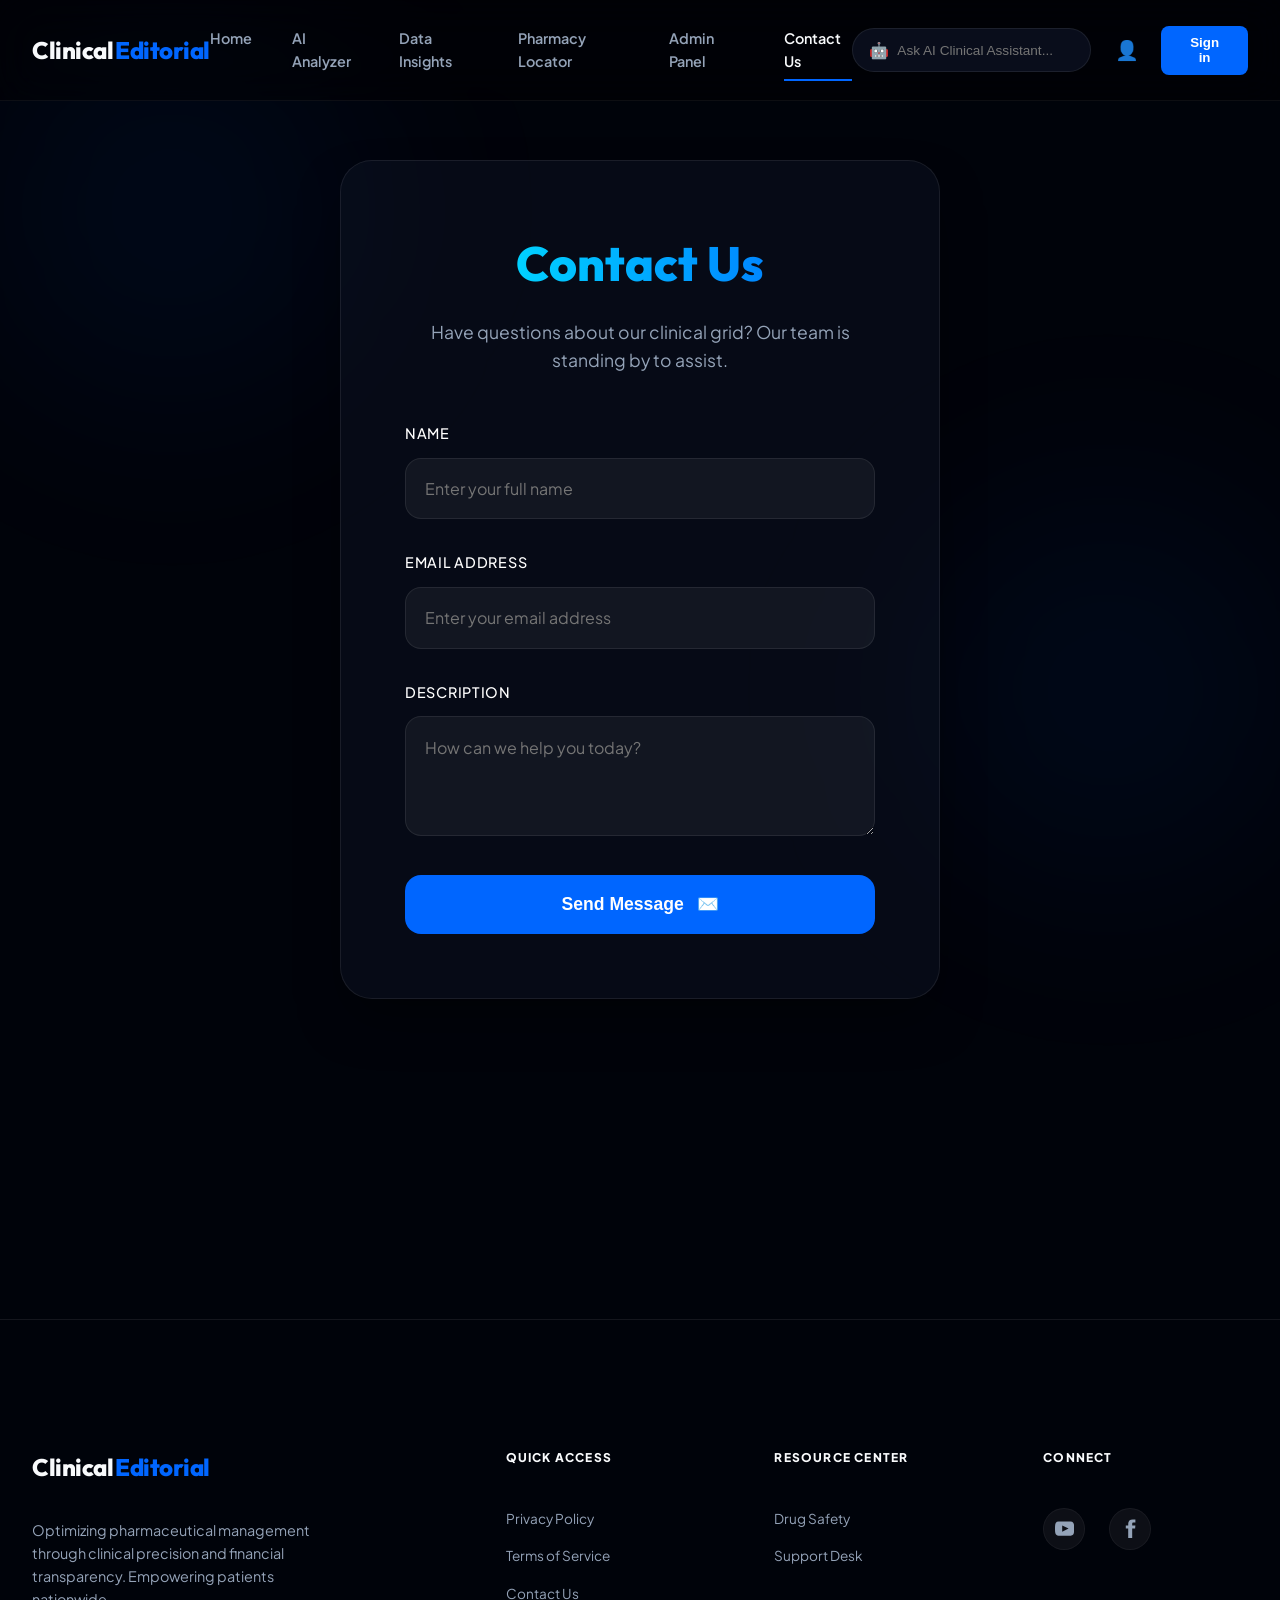
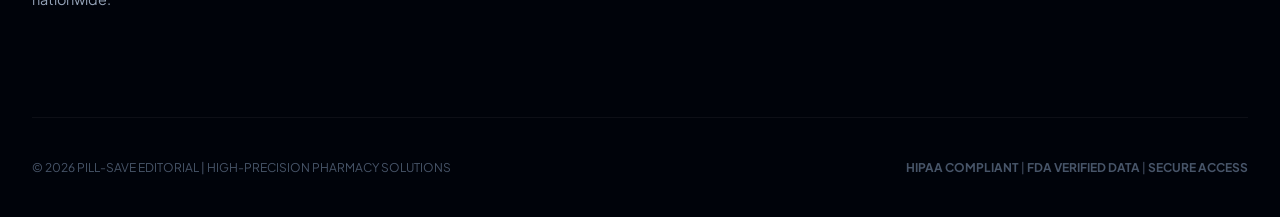
<file: frontend/contact.html>
<!DOCTYPE html>
<html lang="en">
<head>
    <meta charset="UTF-8">
    <meta name="viewport" content="width=device-width, initial-scale=1.0">
    <title>Contact Us | Pharmacy Precision</title>
    <!-- Fonts -->
    <link rel="preconnect" href="https://fonts.googleapis.com">
    <link rel="preconnect" href="https://fonts.gstatic.com" crossorigin>
    <link href="https://fonts.googleapis.com/css2?family=Outfit:wght@300;400;500;600;700;800;900&family=Plus+Jakarta+Sans:ital,wght@0,300;0,400;0,500;0,600;0,700;0,800;1,400&display=swap" rel="stylesheet">
    <!-- Main Style -->
    <link rel="stylesheet" href="style.css">
    <style>
        .contact-section {
            padding: 10rem 0 10rem;
            min-height: 80vh;
            display: flex;
            align-items: center;
            justify-content: center;
        }
        .contact-card {
            background: rgba(15, 23, 42, 0.4);
            border: 1px solid var(--glass-border);
            border-radius: 2rem;
            padding: 4rem;
            max-width: 600px;
            width: 90%;
            backdrop-filter: blur(10px);
            box-shadow: 0 25px 50px -12px rgba(0, 0, 0, 0.5);
        }
        .contact-title {
            font-family: 'Outfit', sans-serif;
            font-size: 3rem;
            font-weight: 800;
            margin-bottom: 1rem;
            text-align: center;
            background: linear-gradient(90deg, #00f2ff, #0066ff);
            -webkit-background-clip: text;
            background-clip: text;
            -webkit-text-fill-color: transparent;
        }
        .contact-sub {
            color: var(--text-muted);
            text-align: center;
            margin-bottom: 3rem;
            font-size: 1.1rem;
        }
        .form-group {
            margin-bottom: 2rem;
        }
        .form-group label {
            display: block;
            margin-bottom: 0.8rem;
            color: white;
            font-weight: 500;
            font-size: 0.9rem;
            letter-spacing: 0.05em;
        }
        .form-control {
            width: 100%;
            background: rgba(255, 255, 255, 0.05);
            border: 1px solid var(--glass-border);
            border-radius: 1rem;
            padding: 1.2rem;
            color: white;
            font-family: inherit;
            font-size: 1rem;
            transition: all 0.3s;
        }
        .form-control:focus {
            outline: none;
            border-color: var(--primary-blue);
            background: rgba(255, 255, 255, 0.1);
            box-shadow: 0 0 15px rgba(0, 102, 255, 0.3);
        }
        textarea.form-control {
            resize: vertical;
            min-height: 120px;
        }
        .btn-send {
            width: 100%;
            background: var(--primary-blue);
            color: white;
            border: none;
            border-radius: 1rem;
            padding: 1.2rem;
            font-size: 1.1rem;
            font-weight: 700;
            cursor: pointer;
            transition: all 0.3s;
            margin-top: 1rem;
            display: flex;
            align-items: center;
            justify-content: center;
            gap: 0.8rem;
        }
        .btn-send:hover {
            transform: translateY(-3px);
            box-shadow: 0 10px 20px rgba(0, 102, 255, 0.4);
            filter: brightness(1.1);
        }
        .btn-send:active {
            transform: translateY(0);
        }
        .success-msg {
            display: none;
            text-align: center;
            color: #10b981;
            background: rgba(16, 185, 129, 0.1);
            border: 1px solid #10b981;
            padding: 2rem;
            border-radius: 1.5rem;
            margin-top: 2rem;
        }
    </style>
</head>
<body>
    <div class="ambient-blob blob-1"></div>
    <div class="ambient-blob blob-2"></div>

    <!-- Header Navigation -->
    <header class="main-header">
        <div class="header-container">
            <div class="logo"><a href="index.html" style="text-decoration:none; color:inherit;">Clinical<span>Editorial</span></a></div>
            <nav class="nav-menu">
                <a href="index.html">Home</a>
                <a href="analyzer.html">AI Analyzer</a>
                <a href="analytics.html">Data Insights</a>
                <a href="locator.html">Pharmacy Locator</a>
                <a href="admin_login.html">Admin Panel</a>
                <a href="contact.html" class="active">Contact Us</a>
            </nav>
            <div class="header-actions">
                <div class="search-mini" style="width: 250px;">
                    <span class="icon" style="cursor: pointer;" onclick="goToAnalyzer()">🤖</span>
                    <input type="text" id="headerSearch" placeholder="Ask AI Clinical Assistant..." onkeypress="if(event.key === 'Enter') goToAnalyzer()">
                </div>
                <button class="icon-btn" onclick="showProfile()">👤</button>
                <button class="signin-btn" id="authBtn" onclick="toggleAuth()">Sign in</button>
            </div>
        </div>
    </header>

    <main>
        <section class="contact-section">
            <div class="contact-card">
                <h1 class="contact-title">Contact Us</h1>
                <p class="contact-sub">Have questions about our clinical grid? Our team is standing by to assist.</p>
                
                <form id="contactForm">
                    <div class="form-group">
                        <label for="name">NAME</label>
                        <input type="text" id="name" class="form-control" placeholder="Enter your full name" required>
                    </div>
                    <div class="form-group">
                        <label for="email">EMAIL ADDRESS</label>
                        <input type="email" id="email" class="form-control" placeholder="Enter your email address" required>
                    </div>
                    <div class="form-group">
                        <label for="description">DESCRIPTION</label>
                        <textarea id="description" class="form-control" placeholder="How can we help you today?" required></textarea>
                    </div>
                    
                    <button type="submit" class="btn-send" id="submitBtn">
                        <span>Send Message</span>
                        <span>✉️</span>
                    </button>
                </form>

                <div id="successMsg" class="success-msg">
                    <h3 style="margin-bottom: 0.5rem;">Transmission Successful!</h3>
                    <p>Your clinical inquiry has been dispatched to our support queue. We will contact you shortly.</p>
                    <br>
                    <a href="index.html" style="color: #10b981; text-decoration: none; font-weight: 700;">← Return Home</a>
                </div>
            </div>
        </section>
    </main>

    <!-- Footer -->
    <footer class="main-footer">
        <div class="container">
            <div class="footer-cols">
                <div class="col-brand">
                    <div class="logo">Clinical<span>Editorial</span></div>
                    <p class="brand-desc">Optimizing pharmaceutical management through clinical precision and financial transparency. Empowering patients nationwide.</p>
                </div>
                <div class="col-links">
                    <h5>QUICK ACCESS</h5>
                    <a href="info.html?page=Privacy Policy">Privacy Policy</a>
                    <a href="info.html?page=Terms of Service">Terms of Service</a>
                    <a href="contact.html">Contact Us</a>
                </div>
                <div class="col-links">
                    <h5>RESOURCE CENTER</h5>
                    <a href="info.html?page=Drug Safety">Drug Safety</a>
                    <a href="info.html?page=Support Desk">Support Desk</a>
                </div>
                <div class="col-links">
                    <h5>CONNECT</h5>
                    <div class="social-icons">
                        <a href="https://www.youtube.com" target="_blank" title="YouTube">
                            <svg width="24" height="24" viewBox="0 0 24 24" fill="currentColor"><path d="M19.615 3.184c-3.604-.246-11.631-.245-15.23 0-3.897.266-4.356 2.62-4.385 8.816.029 6.185.484 8.549 4.385 8.816 3.6.245 11.626.246 15.23 0 3.897-.266 4.356-2.62 4.385-8.816-.029-6.185-.484-8.549-4.385-8.816zm-10.615 12.816v-8l8 3.993-8 4.007z"/></svg>
                        </a>
                        <a href="https://www.facebook.com" target="_blank" title="Facebook">
                            <svg width="24" height="24" viewBox="0 0 24 24" fill="currentColor"><path d="M9 8h-3v4h3v12h5v-12h3.642l.358-4h-4v-2.21c0-.837.38-1.29 1.173-1.29h2.827v-4h-3.327c-3.604 0-5.632 1.954-5.632 5.093v2.407z"/></svg>
                        </a>
                    </div>
                </div>
            </div>
            <div class="footer-bottom">
                <p>© 2026 PILL-SAVE EDITORIAL | HIGH-PRECISION PHARMACY SOLUTIONS</p>
                <div class="legal-badges">
                    <span>HIPAA COMPLIANT</span> | <span>FDA VERIFIED DATA</span> | <span>SECURE ACCESS</span>
                </div>
            </div>
        </div>
    </footer>

    <script src="script.js"></script>
    <script>
        document.getElementById('contactForm').addEventListener('submit', async (e) => {
            e.preventDefault();
            
            const submitBtn = document.getElementById('submitBtn');
            const originalText = submitBtn.innerHTML;
            submitBtn.innerHTML = '<span>Transmitting...</span>';
            submitBtn.disabled = true;

            const payload = {
                name: document.getElementById('name').value,
                email: document.getElementById('email').value,
                description: document.getElementById('description').value
            };

            try {
                // Determine API URL (handle local vs production-like path)
                const apiUrl = 'http://localhost:8000/api/contact';
                
                const response = await fetch(apiUrl, {
                    method: 'POST',
                    headers: {
                        'Content-Type': 'application/json'
                    },
                    body: JSON.stringify(payload)
                });

                if (response.ok) {
                    const result = await response.json();
                    document.getElementById('contactForm').style.display = 'none';
                    document.getElementById('successMsg').style.display = 'block';
                } else {
                    const err = await response.json();
                    alert("Error: " + (err.detail || "Failed to dispatch message."));
                    submitBtn.innerHTML = originalText;
                    submitBtn.disabled = false;
                }
            } catch (err) {
                console.error(err);
                alert("Network error. Please ensure the backend server is running.");
                submitBtn.innerHTML = originalText;
                submitBtn.disabled = false;
            }
        });
    </script>
</body>
</html>
</file>
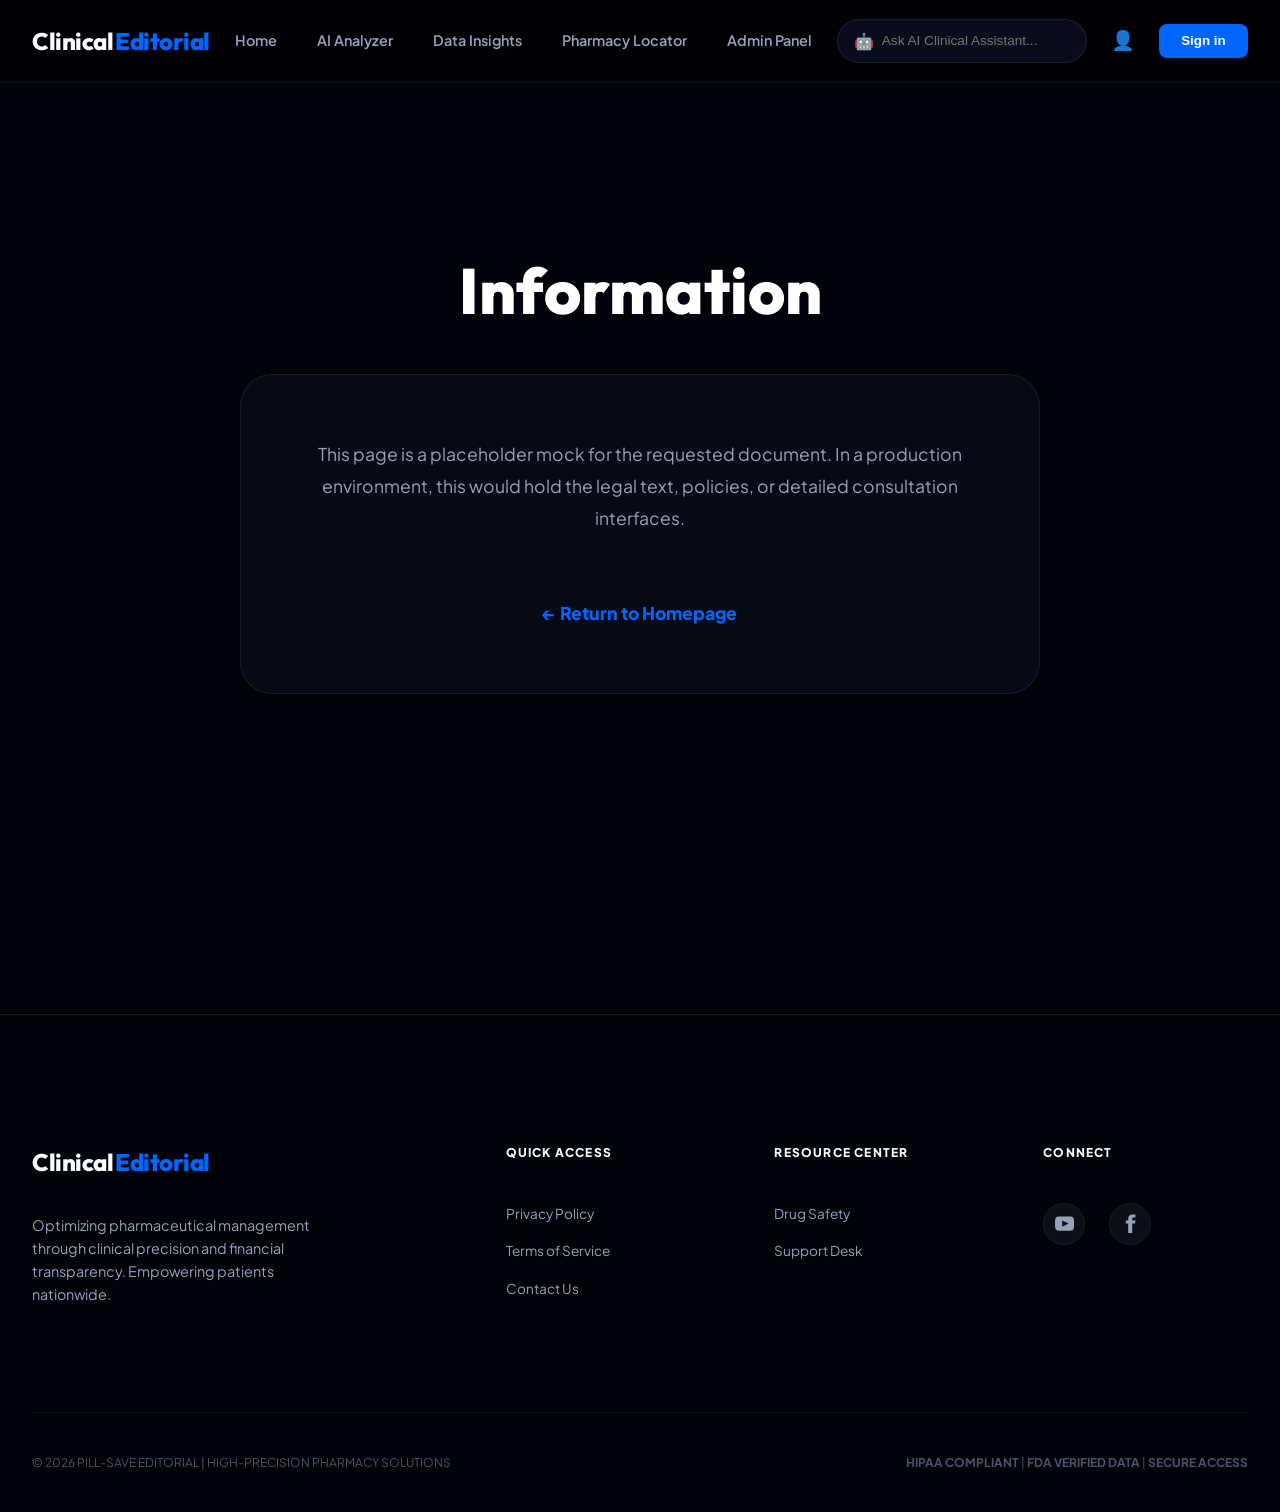
<file: frontend/info.html>
<!DOCTYPE html>
<html lang="en">
<head>
    <meta charset="UTF-8">
    <meta name="viewport" content="width=device-width, initial-scale=1.0">
    <title>Information | Pharmacy Precision</title>
    <!-- Fonts -->
    <link rel="preconnect" href="https://fonts.googleapis.com">
    <link rel="preconnect" href="https://fonts.gstatic.com" crossorigin>
    <link href="https://fonts.googleapis.com/css2?family=Outfit:wght@300;400;500;600;700;800;900&family=Plus+Jakarta+Sans:ital,wght@0,300;0,400;0,500;0,600;0,700;0,800;1,400&display=swap" rel="stylesheet">
    <!-- Main Style -->
    <link rel="stylesheet" href="style.css">
    <style>
        .info-section {
            padding: 15rem 0 10rem;
            text-align: center;
        }
        .info-title {
            font-family: 'Outfit', sans-serif;
            font-size: 4rem;
            font-weight: 800;
            margin-bottom: 2rem;
            color: white;
        }
        .info-content {
            max-width: 800px;
            margin: 0 auto;
            color: var(--text-muted);
            font-size: 1.1rem;
            line-height: 1.8;
            background: rgba(15, 23, 42, 0.4);
            border: 1px solid var(--glass-border);
            border-radius: 2rem;
            padding: 4rem;
        }
    </style>
</head>
<body>
    <!-- Header Navigation -->
    <header class="main-header">
        <div class="header-container">
            <div class="logo"><a href="index.html" style="text-decoration:none; color:inherit;">Clinical<span style="color:#0066ff;">Editorial</span></a></div>
            <nav class="nav-menu">
                <a href="index.html">Home</a>
                <a href="analyzer.html">AI Analyzer</a>
                <a href="analytics.html">Data Insights</a>
                <a href="locator.html">Pharmacy Locator</a>
                <a href="admin_login.html">Admin Panel</a>
            </nav>
            <div class="header-actions">
                <div class="search-mini" style="width: 250px;">
                    <span class="icon" style="cursor: pointer;" onclick="goToAnalyzer()">🤖</span>
                    <input type="text" id="headerSearch" placeholder="Ask AI Clinical Assistant..." onkeypress="if(event.key === 'Enter') goToAnalyzer()">
                </div>
                <button class="icon-btn" onclick="showProfile()">👤</button>
                <button class="signin-btn" id="authBtn" onclick="toggleAuth()">Sign in</button>
            </div>
        </div>
    </header>

    <section class="info-section container">
        <h1 class="info-title" id="pageTitle">Information</h1>
        <div class="info-content">
            <p id="pageContent">This page is a placeholder mock for the requested document. In a production environment, this would hold the legal text, policies, or detailed consultation interfaces.</p>
            <br><br>
            <a href="index.html" style="color: var(--primary-blue); text-decoration: none; font-weight: 800;">← Return to Homepage</a>
        </div>
    </section>

    <!-- Footer -->
    <footer class="main-footer">
        <!-- Kept exactly the same as index, omitting for brevity, but I will put it. -->
        <div class="container">
            <div class="footer-cols">
                <div class="col-brand">
                    <div class="logo">Clinical<span>Editorial</span></div>
                    <p class="brand-desc">Optimizing pharmaceutical management through clinical precision and financial transparency. Empowering patients nationwide.</p>
                </div>
                <div class="col-links">
                    <h5>QUICK ACCESS</h5>
                    <a href="info.html?page=Privacy Policy">Privacy Policy</a>
                    <a href="info.html?page=Terms of Service">Terms of Service</a>
                    <a href="contact.html">Contact Us</a>
                </div>
                <div class="col-links">
                    <h5>RESOURCE CENTER</h5>
                    <a href="info.html?page=Drug Safety">Drug Safety</a>
                    <a href="info.html?page=Support Desk">Support Desk</a>
                </div>
                <div class="col-links">
                    <h5>CONNECT</h5>
                    <div class="social-icons">
                        <a href="https://www.youtube.com" target="_blank" title="YouTube">
                            <svg width="24" height="24" viewBox="0 0 24 24" fill="currentColor"><path d="M19.615 3.184c-3.604-.246-11.631-.245-15.23 0-3.897.266-4.356 2.62-4.385 8.816.029 6.185.484 8.549 4.385 8.816 3.6.245 11.626.246 15.23 0 3.897-.266 4.356-2.62 4.385-8.816-.029-6.185-.484-8.549-4.385-8.816zm-10.615 12.816v-8l8 3.993-8 4.007z"/></svg>
                        </a>
                        <a href="https://www.facebook.com" target="_blank" title="Facebook">
                            <svg width="24" height="24" viewBox="0 0 24 24" fill="currentColor"><path d="M9 8h-3v4h3v12h5v-12h3.642l.358-4h-4v-2.21c0-.837.38-1.29 1.173-1.29h2.827v-4h-3.327c-3.604 0-5.632 1.954-5.632 5.093v2.407z"/></svg>
                        </a>
                    </div>
                </div>
            </div>
            <div class="footer-bottom">
                <p>© 2026 PILL-SAVE EDITORIAL | HIGH-PRECISION PHARMACY SOLUTIONS</p>
                <div class="legal-badges">
                    <span>HIPAA COMPLIANT</span> | <span>FDA VERIFIED DATA</span> | <span>SECURE ACCESS</span>
                </div>
            </div>
        </div>
    </footer>

    <script src="script.js"></script>
    <script>
        // Content Database for Footer Pages
        const contentDB = {
            "Privacy Policy": `
                <div style="text-align: left;">
                    <h3 style="color: white; margin-bottom: 1rem;">1. Data Collection</h3>
                    <p>Clinical Editorial is committed to protecting patient confidentiality. We only collect data necessary for clinical comparison and logistical optimization.</p>
                    <br>
                    <h3 style="color: white; margin-bottom: 1rem;">2. Security Standards</h3>
                    <p>All transmitted medical identifiers and prescription queries are encrypted via AES-256 protocols and stored within HIPAA-compliant infrastructure.</p>
                    <br>
                    <h3 style="color: white; margin-bottom: 1rem;">3. User Control</h3>
                    <p>You may request a full export or deletion of your clinical search history at any time through your Profile dashboard.</p>
                </div>
            `,
            "Terms of Service": `
                <div style="text-align: left;">
                    <h3 style="color: white; margin-bottom: 1rem;">1. Services Provided</h3>
                    <p>The Clinical Editorial platform provides analytical comparisons of pharmaceutical alternatives. We do not prescribe medication.</p>
                    <br>
                    <h3 style="color: white; margin-bottom: 1rem;">2. Clinical Accuracy</h3>
                    <p>While we use FDA-verified data, users should always consult with a licensed healthcare professional before changing medications.</p>
                </div>
            `,

            "Drug Safety": `
                <div style="text-align: left;">
                    <h3 style="color: white; margin-bottom: 1rem;">Clinical Safety Protocols</h3>
                    <p>Our database synchronizes daily with national safety bulletins to ensure no recalled or flagged medications are suggested as alternatives.</p>
                    <br>
                    <p>We provide allergen and contraindication alerts based on your digital clinical profile.</p>
                </div>
            `,
            "Support Desk": `
                <div style="text-align: left;">
                    <h3 style="color: white; margin-bottom: 1rem;">Need Assistance?</h3>
                    <p>Our clinical support team is available 24/7 to help you navigate data synchronization or logistical queries.</p>
                    <br>
                    <p><strong>Email:</strong> support@clinical-editorial.com</p>
                    <p><strong>Response Time:</strong> < 120 Minutes (Clinical Priority)</p>
                </div>
            `
        };

        // Update page based on URL
        const urlParams = new URLSearchParams(window.location.search);
        const pageName = urlParams.get('page');
        
        if (pageName && contentDB[pageName]) {
            document.getElementById('pageTitle').innerText = pageName;
            document.getElementById('pageContent').innerHTML = contentDB[pageName];
            document.title = pageName + " | Clinical Precision";
        } else if (pageName) {
            document.getElementById('pageTitle').innerText = pageName;
        }
    </script>
</body>
</html>
</file>
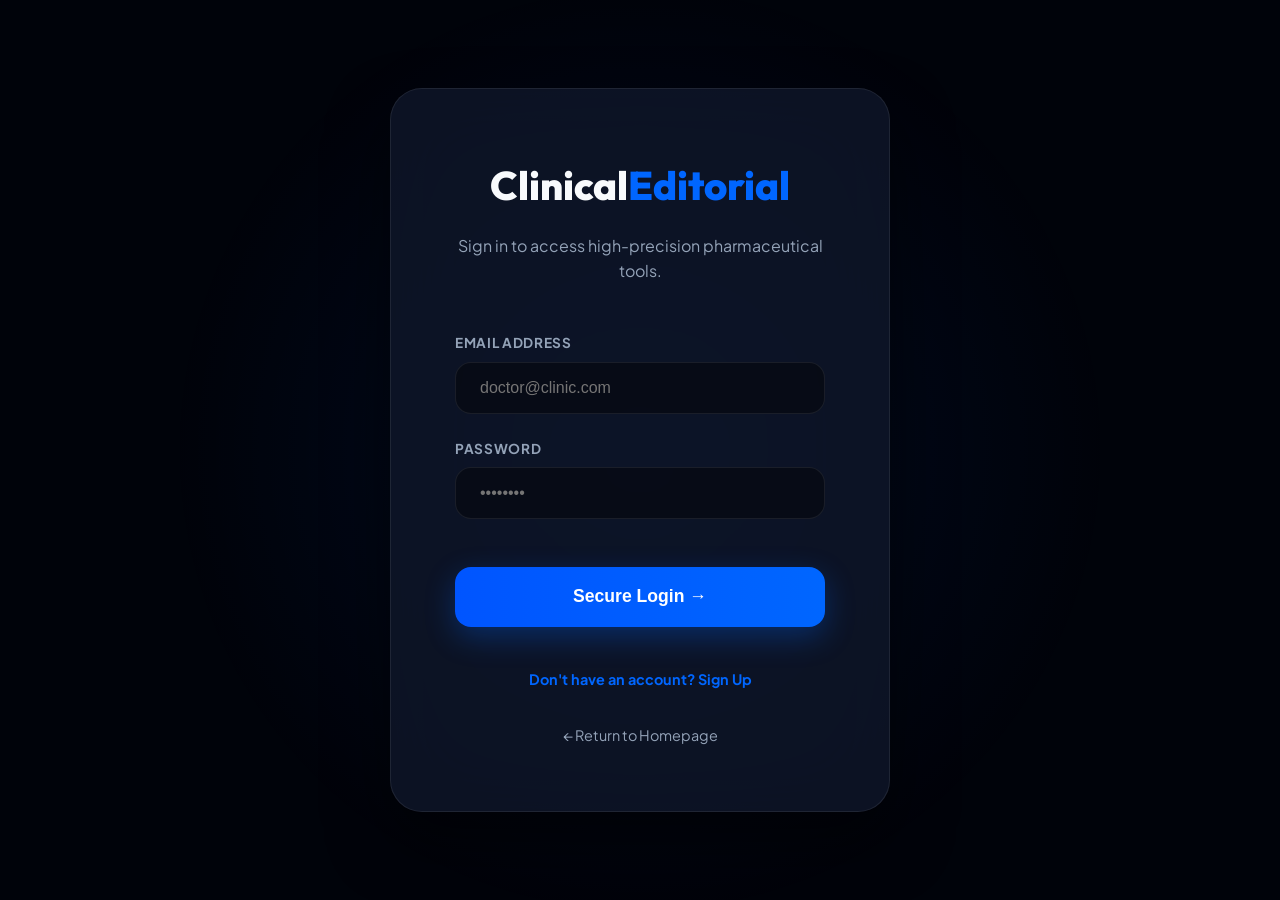
<file: frontend/login.html>
<!DOCTYPE html>
<html lang="en">
<head>
    <meta charset="UTF-8">
    <meta name="viewport" content="width=device-width, initial-scale=1.0">
    <title>Login | Pharmacy Precision</title>
    <!-- Fonts -->
    <link rel="preconnect" href="https://fonts.googleapis.com">
    <link rel="preconnect" href="https://fonts.gstatic.com" crossorigin>
    <link href="https://fonts.googleapis.com/css2?family=Outfit:wght@300;400;500;600;700;800;900&family=Plus+Jakarta+Sans:ital,wght@0,300;0,400;0,500;0,600;0,700;0,800;1,400&display=swap" rel="stylesheet">
    <!-- Main Style -->
    <link rel="stylesheet" href="style.css">
    <style>
        .login-section {
            display: flex;
            align-items: center;
            justify-content: center;
            min-height: 100vh;
            background-image: 
                radial-gradient(circle at 50% 50%, rgba(0, 102, 255, 0.1) 0%, transparent 60%);
        }
        .login-card {
            background: rgba(15, 23, 42, 0.8);
            backdrop-filter: blur(40px);
            border: 1px solid var(--glass-border);
            border-radius: 2rem;
            padding: 4rem;
            width: 100%;
            max-width: 500px;
            text-align: center;
            box-shadow: 0 30px 60px rgba(0,0,0,0.5);
        }
        .login-logo {
            font-family: 'Outfit', sans-serif;
            font-weight: 800;
            font-size: 2.5rem;
            margin-bottom: 1rem;
        }
        .login-logo span { color: var(--primary-blue); }
        .login-sub {
            color: var(--text-muted);
            margin-bottom: 3rem;
        }
        .form-group {
            margin-bottom: 1.5rem;
            text-align: left;
        }
        .form-group label {
            display: block;
            font-size: 0.85rem;
            font-weight: 700;
            color: var(--text-muted);
            margin-bottom: 0.5rem;
            letter-spacing: 0.05em;
        }
        .form-group input {
            width: 100%;
            background: rgba(0, 0, 0, 0.4);
            border: 1px solid var(--glass-border);
            border-radius: 1rem;
            padding: 1rem 1.5rem;
            color: white;
            font-size: 1rem;
            outline: none;
            transition: border 0.3s;
        }
        .form-group input:focus {
            border-color: var(--primary-blue);
        }
        .btn-login {
            width: 100%;
            background: linear-gradient(90deg, #0055ff, #0066ff);
            color: white;
            border: none;
            border-radius: 1rem;
            padding: 1.2rem;
            font-weight: 800;
            font-size: 1.1rem;
            cursor: pointer;
            margin-top: 1.5rem;
            box-shadow: 0 10px 30px rgba(0, 102, 255, 0.3);
            transition: transform 0.3s;
        }
        .btn-login:hover { transform: translateY(-3px); }
        .back-link {
            display: inline-block;
            margin-top: 2rem;
            color: var(--text-muted);
            text-decoration: none;
            font-size: 0.9rem;
            transition: color 0.3s;
        }
        .back-link:hover { color: white; }
        
        .toggle-link {
            display: inline-block;
            margin-top: 1rem;
            color: var(--primary-blue);
            text-decoration: none;
            font-size: 0.9rem;
            font-weight: 700;
        }
        .toggle-link:hover { text-decoration: underline; }
    </style>
</head>
<body>
    <section class="login-section">
        <div class="login-card">
            <div class="login-logo">Clinical<span>Editorial</span></div>
            <p class="login-sub">Sign in to access high-precision pharmaceutical tools.</p>
            
            <form onsubmit="handleLogin(event)">
                <div class="form-group">
                    <label>EMAIL ADDRESS</label>
                    <input type="email" id="email" placeholder="doctor@clinic.com" required>
                </div>
                <div class="form-group">
                    <label>PASSWORD</label>
                    <input type="password" id="password" placeholder="••••••••" required>
                </div>
                <button type="submit" class="btn-login">Secure Login →</button>
            </form>
            
            <br>
            <a href="signup.html" class="toggle-link">Don't have an account? Sign Up</a>
            <br>
            <a href="index.html" class="back-link">← Return to Homepage</a>
        </div>
    </section>

    <script src="script.js"></script>
</body>
</html>
</file>
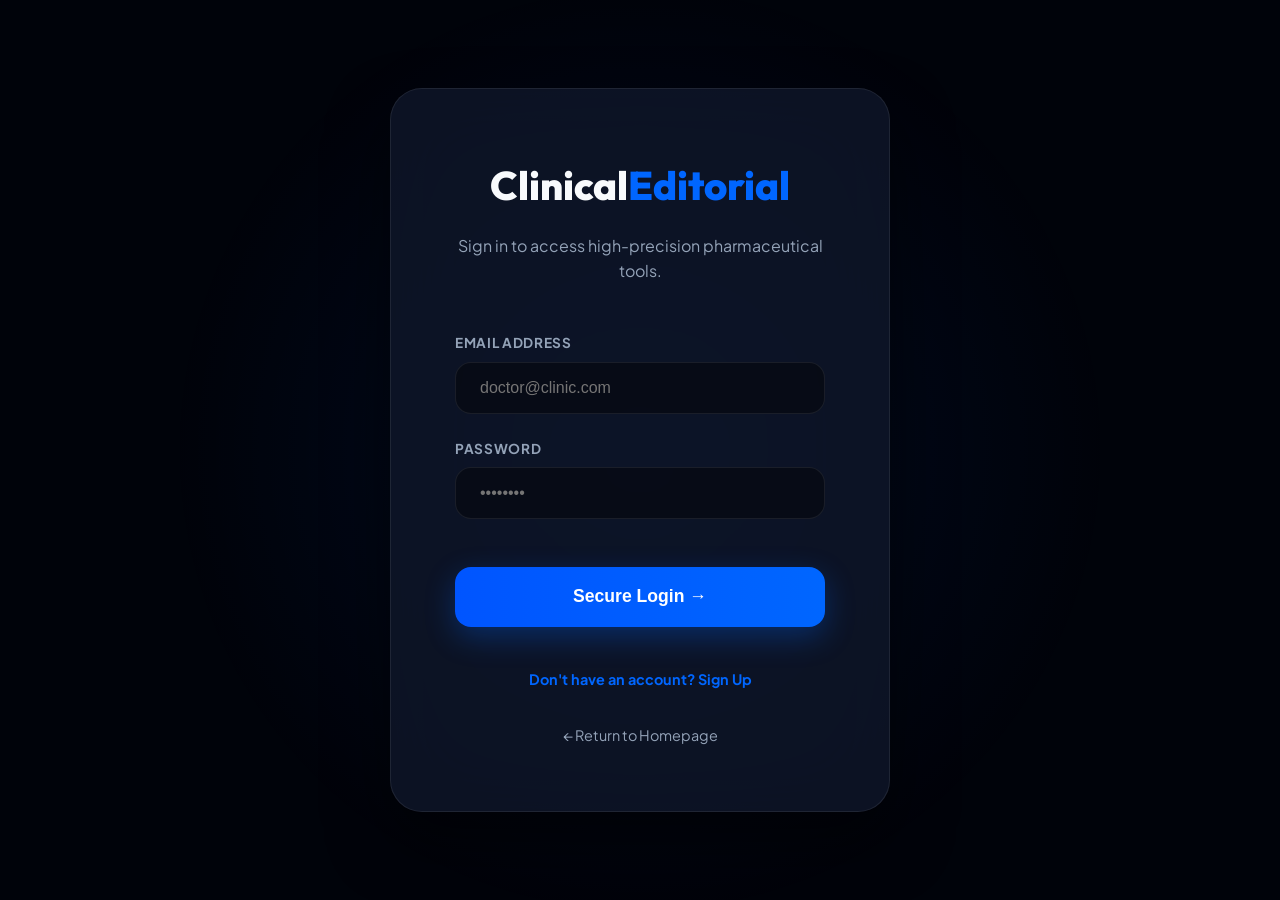
<file: frontend/profile.html>
<!DOCTYPE html>
<html lang="en">

<head>
    <meta charset="UTF-8">
    <meta name="viewport" content="width=device-width, initial-scale=1.0">
    <title>User Profile | Pharmacy Precision</title>
    <!-- Fonts -->
    <link rel="preconnect" href="https://fonts.googleapis.com">
    <link rel="preconnect" href="https://fonts.gstatic.com" crossorigin>
    <link
        href="https://fonts.googleapis.com/css2?family=Outfit:wght@300;400;500;600;700;800;900&family=Plus+Jakarta+Sans:ital,wght@0,300;0,400;0,500;0,600;0,700;0,800;1,400&display=swap"
        rel="stylesheet">
    <!-- Main Style -->
    <link rel="stylesheet" href="style.css">
    <style>
        .profile-container {
            padding: 12rem 0 10rem;
            min-height: 85vh;
            display: flex;
            align-items: center;
            justify-content: center;
        }

        .profile-card {
            background: rgba(15, 23, 42, 0.4);
            border: 1px solid var(--glass-border);
            border-radius: 3rem;
            padding: 5rem;
            max-width: 800px;
            width: 90%;
            backdrop-filter: blur(25px);
            box-shadow: 0 40px 100px -20px rgba(0, 0, 0, 0.7);
            position: relative;
            overflow: hidden;
        }

        .profile-card::before {
            content: '';
            position: absolute;
            top: 0;
            left: 0;
            width: 100%;
            height: 5px;
            background: linear-gradient(90deg, #00f2ff, #0066ff);
        }

        .profile-header {
            text-align: center;
            margin-bottom: 4rem;
        }

        .avatar-large {
            width: 120px;
            height: 120px;
            border-radius: 50%;
            background: linear-gradient(135deg, #0066ff, #00f2ff);
            margin: 0 auto 2rem;
            display: flex;
            align-items: center;
            justify-content: center;
            font-size: 3.5rem;
            font-weight: 800;
            color: white;
            box-shadow: 0 10px 30px rgba(0, 102, 255, 0.4);
            border: 4px solid rgba(255, 255, 255, 0.1);
        }

        .profile-info {
            display: grid;
            grid-template-columns: 1fr 1fr;
            gap: 2.5rem;
            margin-bottom: 4rem;
        }

        .info-box {
            background: rgba(255, 255, 255, 0.03);
            border: 1px solid var(--glass-border);
            border-radius: 1.5rem;
            padding: 2rem;
            transition: all 0.3s;
        }

        .info-box:hover {
            background: rgba(255, 255, 255, 0.05);
            border-color: var(--primary-blue);
            transform: translateY(-5px);
        }

        .info-label {
            color: var(--text-muted);
            font-size: 0.8rem;
            text-transform: uppercase;
            letter-spacing: 0.15em;
            margin-bottom: 0.8rem;
            display: block;
        }

        .info-value {
            color: white;
            font-size: 1.3rem;
            font-weight: 700;
        }

        .clearance-badge {
            display: inline-flex;
            align-items: center;
            gap: 0.8rem;
            background: rgba(0, 242, 255, 0.1);
            color: #00f2ff;
            padding: 0.8rem 1.5rem;
            border-radius: 3rem;
            font-weight: 800;
            font-size: 0.9rem;
            border: 1px solid rgba(0, 242, 255, 0.2);
            margin-top: 1rem;
        }

        .profile-actions {
            display: flex;
            gap: 1.5rem;
            justify-content: center;
        }

        .btn-profile-primary {
            background: var(--primary-blue);
            color: white;
            padding: 1.2rem 3rem;
            border-radius: 1.2rem;
            font-weight: 700;
            text-decoration: none;
            transition: all 0.3s;
        }

        .btn-profile-outline {
            background: transparent;
            color: #ef4444;
            border: 1px solid #ef4444;
            padding: 1.2rem 3rem;
            border-radius: 1.2rem;
            font-weight: 700;
            cursor: pointer;
            transition: all 0.3s;
        }

        .btn-profile-outline:hover {
            background: rgba(239, 68, 68, 0.1);
            transform: scale(1.05);
        }

        .btn-profile-primary:hover {
            box-shadow: 0 10px 25px rgba(0, 102, 255, 0.4);
            transform: translateY(-3px);
        }
    </style>
</head>

<body>
    <div class="ambient-blob blob-1"></div>
    <div class="ambient-blob blob-2"></div>

    <header class="main-header">
        <div class="header-container">
            <div class="logo"><a href="index.html"
                    style="text-decoration:none; color:inherit;">Clinical<span>Editorial</span></a></div>
            <nav class="nav-menu">
                <a href="index.html">Home</a>
                <a href="analyzer.html">AI Analyzer</a>
                <a href="analytics.html">Data Insights</a>
                <a href="locator.html">Pharmacy Locator</a>
                <a href="admin_login.html">Admin Panel</a>
            </nav>
            <div class="header-actions">
                <button class="signin-btn" onclick="handleLogout()">Sign out</button>
            </div>
        </div>
    </header>

    <main>
        <div class="profile-container">
            <div class="profile-card">
                <div class="profile-header">
                    <div class="avatar-large" id="userInitial">U</div>
                    <h1 style="font-size: 3rem; font-family: 'Outfit'; margin-bottom: 1rem;" id="userName">User Profile
                    </h1>
                    <div class="clearance-badge">
                        <span>🛡️</span> LEVEL 3 CLINICAL CLEARANCE
                    </div>
                </div>

                <div class="profile-info">
                    <div class="info-box">
                        <span class="info-label">IDENTIFIER NAME</span>
                        <div class="info-value" id="displayFullname">John Doe</div>
                    </div>
                    <div class="info-box">
                        <span class="info-label">NETWORK EMAIL</span>
                        <div class="info-value" id="displayEmail">john.doe@clinical.com</div>
                    </div>
                    <div class="info-box">
                        <span class="info-label">QUERY STATUS</span>
                        <div class="info-value">Verified Active</div>
                    </div>
                    <div class="info-box">
                        <span class="info-label">SECURITY PROTOCOL</span>
                        <div class="info-value">End-to-End Encrypted</div>
                    </div>
                </div>

                <div class="profile-actions">
                    <a href="index.html" class="btn-profile-primary">← Dashboard Home</a>
                    <button onclick="handleLogout()" class="btn-profile-outline">Terminate Session (Logout)</button>
                </div>
            </div>
        </div>
    </main>

    <footer class="main-footer">
        <div class="container" style="text-align: center;">
            <p>© 2026 CLINICAL EDITORIAL | USER PRIVACY DASHBOARD</p>
        </div>
    </footer>

    <script src="script.js"></script>
    <script>
        // Load Profile Data
        document.addEventListener('DOMContentLoaded', () => {
            if (localStorage.getItem('auth') !== 'true') {
                window.location.href = 'login.html';
                return;
            }

            const uStr = localStorage.getItem('user');
            if (uStr) {
                const user = JSON.parse(uStr);
                document.getElementById('userName').innerText = user.fullname;
                document.getElementById('displayFullname').innerText = user.fullname;
                document.getElementById('displayEmail').innerText = user.email;
                document.getElementById('userInitial').innerText = user.fullname.charAt(0).toUpperCase();
            }
        });
    </script>
</body>

</html>
</file>
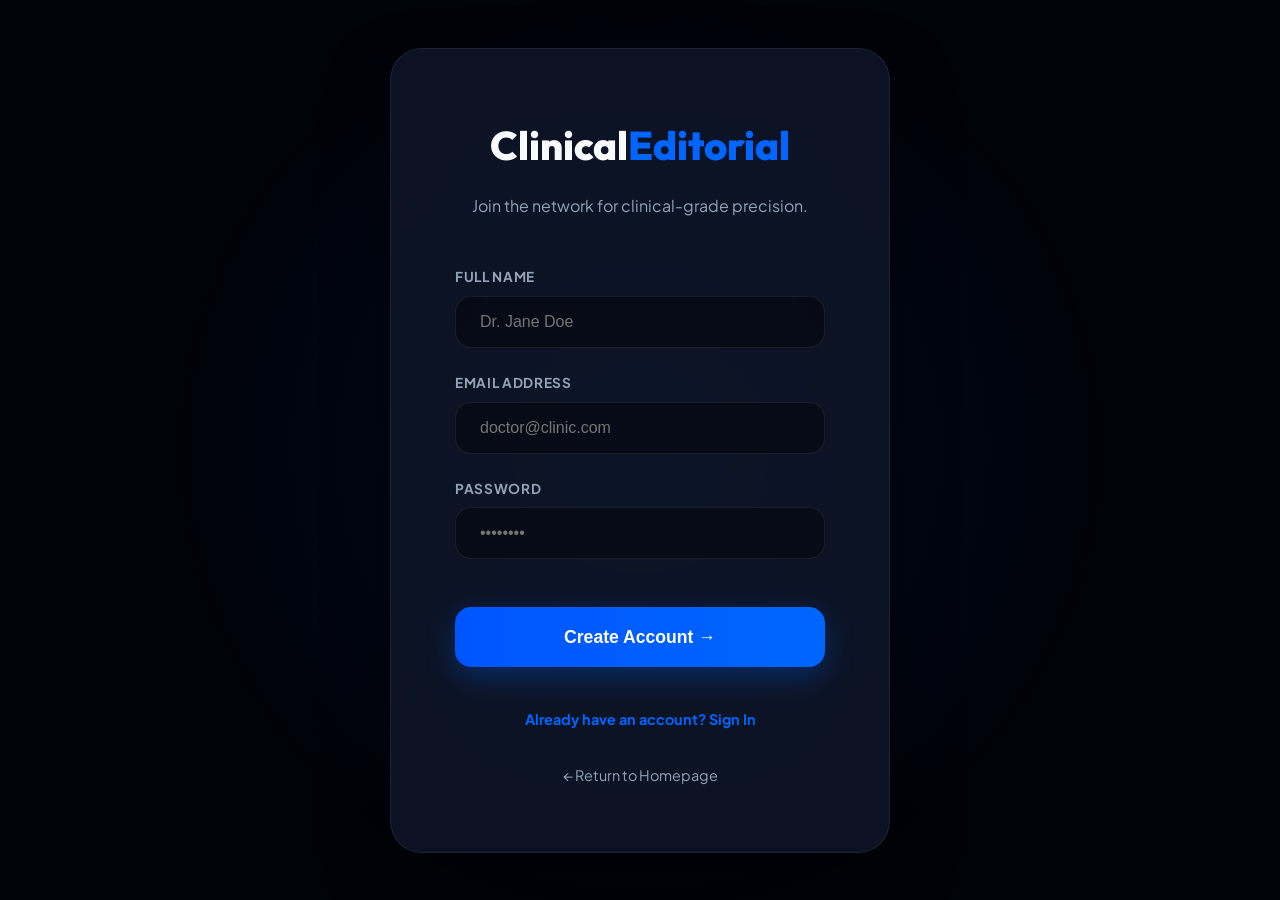
<file: frontend/signup.html>
<!DOCTYPE html>
<html lang="en">
<head>
    <meta charset="UTF-8">
    <meta name="viewport" content="width=device-width, initial-scale=1.0">
    <title>Sign Up | Pharmacy Precision</title>
    <!-- Fonts -->
    <link rel="preconnect" href="https://fonts.googleapis.com">
    <link rel="preconnect" href="https://fonts.gstatic.com" crossorigin>
    <link href="https://fonts.googleapis.com/css2?family=Outfit:wght@300;400;500;600;700;800;900&family=Plus+Jakarta+Sans:ital,wght@0,300;0,400;0,500;0,600;0,700;0,800;1,400&display=swap" rel="stylesheet">
    <!-- Main Style -->
    <link rel="stylesheet" href="style.css">
    <style>
        .login-section {
            display: flex;
            align-items: center;
            justify-content: center;
            min-height: 100vh;
            background-image: 
                radial-gradient(circle at 50% 50%, rgba(0, 102, 255, 0.1) 0%, transparent 60%);
        }
        .login-card {
            background: rgba(15, 23, 42, 0.8);
            backdrop-filter: blur(40px);
            border: 1px solid var(--glass-border);
            border-radius: 2rem;
            padding: 4rem;
            width: 100%;
            max-width: 500px;
            text-align: center;
            box-shadow: 0 30px 60px rgba(0,0,0,0.5);
        }
        .login-logo {
            font-family: 'Outfit', sans-serif;
            font-weight: 800;
            font-size: 2.5rem;
            margin-bottom: 1rem;
        }
        .login-logo span { color: var(--primary-blue); }
        .login-sub {
            color: var(--text-muted);
            margin-bottom: 3rem;
        }
        .form-group {
            margin-bottom: 1.5rem;
            text-align: left;
        }
        .form-group label {
            display: block;
            font-size: 0.85rem;
            font-weight: 700;
            color: var(--text-muted);
            margin-bottom: 0.5rem;
            letter-spacing: 0.05em;
        }
        .form-group input {
            width: 100%;
            background: rgba(0, 0, 0, 0.4);
            border: 1px solid var(--glass-border);
            border-radius: 1rem;
            padding: 1rem 1.5rem;
            color: white;
            font-size: 1rem;
            outline: none;
            transition: border 0.3s;
        }
        .form-group input:focus {
            border-color: var(--primary-blue);
        }
        .btn-login {
            width: 100%;
            background: linear-gradient(90deg, #0055ff, #0066ff);
            color: white;
            border: none;
            border-radius: 1rem;
            padding: 1.2rem;
            font-weight: 800;
            font-size: 1.1rem;
            cursor: pointer;
            margin-top: 1.5rem;
            box-shadow: 0 10px 30px rgba(0, 102, 255, 0.3);
            transition: transform 0.3s;
        }
        .btn-login:hover { transform: translateY(-3px); }
        .back-link {
            display: inline-block;
            margin-top: 2rem;
            color: var(--text-muted);
            text-decoration: none;
            font-size: 0.9rem;
            transition: color 0.3s;
        }
        .back-link:hover { color: white; }
        
        .toggle-link {
            display: inline-block;
            margin-top: 1rem;
            color: var(--primary-blue);
            text-decoration: none;
            font-size: 0.9rem;
            font-weight: 700;
        }
        .toggle-link:hover { text-decoration: underline; }
    </style>
</head>
<body>
    <section class="login-section">
        <div class="login-card">
            <div class="login-logo">Clinical<span>Editorial</span></div>
            <p class="login-sub">Join the network for clinical-grade precision.</p>
            
            <form onsubmit="handleSignup(event)">
                <div class="form-group">
                    <label>FULL NAME</label>
                    <input type="text" id="fullname" placeholder="Dr. Jane Doe" required>
                </div>
                <div class="form-group">
                    <label>EMAIL ADDRESS</label>
                    <input type="email" id="email" placeholder="doctor@clinic.com" required>
                </div>
                <div class="form-group">
                    <label>PASSWORD</label>
                    <input type="password" id="password" placeholder="••••••••" required>
                </div>
                <button type="submit" class="btn-login">Create Account →</button>
            </form>
            
            <br>
            <a href="login.html" class="toggle-link">Already have an account? Sign In</a>
            <br>
            <a href="index.html" class="back-link">← Return to Homepage</a>
        </div>
    </section>

    <script src="script.js"></script>
</body>
</html>
</file>
<file: frontend/style.css>
/* f:\fyp shoaib\style.css */

:root {
    --bg-black: #00030a;
    --primary-blue: #0066ff;
    --accent-cyan: #00f2ff;
    --glass-bg: rgba(15, 23, 42, 0.4);
    --glass-border: rgba(255, 255, 255, 0.08);
    --text-white: #f8fafc;
    --text-muted: #94a3b8;
}

* {
    margin: 0;
    padding: 0;
    box-sizing: border-box;
    scroll-behavior: smooth;
}

body {
    background-color: var(--bg-black);
    color: var(--text-white);
    font-family: 'Plus Jakarta Sans', sans-serif;
    line-height: 1.6;
    overflow-x: hidden;
}

/* Base Container */
.container {
    max-width: 1400px;
    margin: 0 auto;
    padding: 0 2rem;
}

/* --- Header Navigation --- */
.main-header {
    position: fixed;
    top: 0; left: 0; right: 0;
    background: rgba(0, 0, 0, 0.8);
    backdrop-filter: blur(10px);
    z-index: 1000;
    border-bottom: 1px solid var(--glass-border);
    padding: 1.2rem 0;
}

.header-container {
    max-width: 1400px;
    margin: 0 auto;
    padding: 0 2rem;
    display: flex;
    justify-content: space-between;
    align-items: center;
}

.logo {
    font-family: 'Outfit', sans-serif;
    font-weight: 800;
    font-size: 1.5rem;
    letter-spacing: -0.5px;
}

.logo span { color: var(--primary-blue); margin-left: 2px; }

.nav-menu {
    display: flex;
    gap: 2.5rem;
}

.nav-menu a {
    text-decoration: none;
    color: var(--text-muted);
    font-weight: 600;
    font-size: 0.9rem;
    transition: all 0.3s cubic-bezier(0.4, 0, 0.2, 1);
    position: relative;
    padding: 0.5rem 0;
}

.nav-menu a::after {
    content: '';
    position: absolute;
    bottom: 0; left: 0; width: 0; height: 2px;
    background: var(--primary-blue);
    transition: width 0.3s ease;
}

.nav-menu a:hover { color: var(--text-white); }
.nav-menu a:hover::after { width: 100%; }
.nav-menu a.active { color: var(--text-white); }
.nav-menu a.active::after { width: 100%; }

.header-actions {
    display: flex;
    align-items: center;
    gap: 1.5rem;
}

.search-mini {
    background: rgba(15, 23, 42, 0.6);
    border: 1px solid var(--glass-border);
    border-radius: 2rem;
    padding: 0.5rem 1rem;
    display: flex;
    align-items: center;
}

.search-mini input {
    background: transparent;
    border: none;
    color: white;
    margin-left: 0.5rem;
    outline: none;
    font-size: 0.85rem;
}

.icon-btn {
    background: transparent;
    border: none;
    font-size: 1.2rem;
    cursor: pointer;
    color: var(--text-muted);
}

.signin-btn {
    background: var(--primary-blue);
    color: white;
    border: none;
    border-radius: 0.5rem;
    padding: 0.6rem 1.4rem;
    font-weight: 700;
    cursor: pointer;
}

/* --- Hero Section --- */
.hero-section {
    padding-top: 10rem;
    padding-bottom: 8rem;
}

.container-hero {
    display: flex;
    align-items: center;
    gap: 4rem;
}

.hero-content { flex: 1.3; }
.hero-visual { flex: 0.7; }

.badge-blue {
    background: rgba(0, 102, 255, 0.1);
    color: var(--primary-blue);
    font-weight: 800;
    font-size: 0.75rem;
    padding: 0.4rem 1rem;
    border-radius: 2rem;
    letter-spacing: 0.1em;
    border: 1px solid rgba(0, 102, 255, 0.2);
}

.hero-main {
    font-family: 'Outfit', sans-serif;
    font-size: 5.5rem;
    font-weight: 800;
    line-height: 1;
    margin: 1.5rem 0;
    letter-spacing: -3px;
}

.glow-text {
    color: var(--accent-cyan);
    text-shadow: 0 0 40px rgba(0, 242, 255, 0.4);
}

.hero-sub {
    font-size: 1.1rem;
    color: var(--text-muted);
    max-width: 500px;
    line-height: 1.7;
    margin-bottom: 3.5rem;
}

.hero-btns {
    display: flex;
    gap: 1.5rem;
}

.btn-primary {
    background: linear-gradient(90deg, #0055ff, #0066ff);
    color: white;
    border: none;
    border-radius: 0.75rem;
    padding: 1.1rem 2.8rem;
    font-weight: 800;
    font-size: 1rem;
    cursor: pointer;
    box-shadow: 0 10px 30px rgba(0, 102, 255, 0.3);
    transition: transform 0.3s;
}

.btn-primary:hover { transform: translateY(-3px); }

.btn-glass {
    background: rgba(15, 23, 42, 0.6);
    color: white;
    border: 1px solid var(--glass-border);
    border-radius: 0.75rem;
    padding: 1.1rem 2.8rem;
    font-weight: 800;
    cursor: pointer;
    backdrop-filter: blur(10px);
}

/* Hero Visual & Stat Card */
.visual-card-wrapper {
    position: relative;
    padding: 2.5rem;
}

.hero-img {
    width: 100%;
    border-radius: 2.5rem;
    box-shadow: 0 50px 100px rgba(0, 0, 0, 0.8);
    opacity: 0.8;
}

.floating-stat-card {
    position: absolute;
    bottom: -10px;
    left: -40px;
    background: rgba(15, 23, 42, 0.8);
    backdrop-filter: blur(40px);
    border: 1px solid var(--glass-border);
    border-radius: 1.5rem;
    padding: 2.4rem;
    width: 280px;
    box-shadow: 0 30px 60px rgba(0,0,0,0.5);
    animation: float 6s ease-in-out infinite;
}

@keyframes float {
    0% { transform: translateY(0); }
    50% { transform: translateY(-15px); }
    100% { transform: translateY(0); }
}

.stat-icon {
    background: rgba(0, 102, 255, 0.2);
    width: fit-content;
    padding: 0.6rem;
    border-radius: 0.8rem;
    font-size: 1.4rem;
    margin-bottom: 1.5rem;
}

.stat-main {
    font-family: 'Outfit', sans-serif;
    font-size: 3.5rem;
    font-weight: 800;
    color: white;
    margin: 0;
}

.stat-label {
    font-weight: 800;
    font-size: 0.9rem;
    color: var(--text-muted);
}

.stat-desc {
    font-size: 0.75rem;
    color: var(--text-muted);
    margin-top: 1rem;
    line-height: 1.6;
}

/* --- Medicine Analyzer Section --- */
.analyzer-section {
    padding: 10rem 0;
    background: #01040f;
}

.text-center { text-align: center; }

.sec-title {
    font-family: 'Outfit', sans-serif;
    font-size: 3.5rem;
    margin-bottom: 1.5rem;
}

.sec-sub {
    color: var(--text-muted);
    max-width: 600px;
    margin: 0 auto 5rem;
    font-size: 1.1rem;
}

.search-console {
    background: rgba(15, 23, 42, 0.8);
    backdrop-filter: blur(40px);
    border: 1px solid var(--glass-border);
    border-radius: 2rem;
    padding: 3.5rem 4rem;
    max-width: 900px;
    margin: 0 auto 6rem;
    text-align: left;
}

.console-label {
    display: block;
    font-weight: 800;
    font-size: 0.7rem;
    letter-spacing: 0.15em;
    color: var(--primary-blue);
    margin-bottom: 2rem;
}

.input-group {
    display: flex;
    gap: 1.5rem;
}

.input-group input {
    flex: 1;
    background: rgba(0, 0, 0, 0.4);
    border: 1px solid var(--glass-border);
    border-radius: 1rem;
    padding: 1.2rem 2rem;
    color: white;
    font-size: 1.1rem;
    outline: none;
    transition: border 0.3s;
}

.input-group input:focus { border-color: var(--primary-blue); }

.btn-run {
    background: var(--primary-blue);
    color: white;
    border: none;
    border-radius: 1rem;
    padding: 0 2.5rem;
    font-weight: 800;
    cursor: pointer;
    font-size: 1rem;
}

/* Results Grid & Cards */
.results-grid {
    display: grid;
    grid-template-columns: repeat(2, 1fr);
    gap: 2.5rem;
    margin-top: 4rem;
}

.comp-card {
    background: rgba(15, 23, 42, 0.4);
    border: 1px solid var(--glass-border);
    border-radius: 1.5rem;
    padding: 3rem;
    text-align: left;
    transition: all 0.4s;
    position: relative;
    overflow: hidden;
}

.comp-card:hover { 
    border-color: var(--primary-blue); 
    transform: translateY(-8px) scale(1.02);
    box-shadow: 0 40px 80px rgba(0, 102, 255, 0.15);
}

.card-header {
    display: flex;
    justify-content: space-between;
    align-items: center;
    margin-bottom: 3.5rem;
}

.tag-badge {
    font-weight: 800;
    font-size: 0.7rem;
    padding: 0.3rem 0.8rem;
    border-radius: 0.5rem;
    letter-spacing: 0.05em;
}

.price-main {
    font-family: 'Outfit', sans-serif;
    font-size: 2.2rem;
    font-weight: 800;
}

.progress-container { margin-top: 2.5rem; }

.progress-label {
    display: flex;
    justify-content: space-between;
    font-size: 0.75rem;
    font-weight: 800;
    margin-bottom: 0.8rem;
}

.progress-track {
    height: 6px;
    background: #1e293b;
    border-radius: 10px;
    overflow: hidden;
}

.progress-fill { height: 100%; border-radius: 10px; }

/* Placeholder Message */
.placeholder-msg {
    grid-column: span 2;
    padding: 6rem;
    color: var(--text-muted);
    font-weight: 500;
    border: 1px dashed var(--glass-border);
    border-radius: 2rem;
}

/* --- Philosophy Grid --- */
.phi-section { padding: 8rem 0; }

.phi-grid {
    display: grid;
    grid-template-columns: repeat(2, 1fr);
    grid-template-rows: repeat(2, 350px);
    gap: 2rem;
}

.phi-main { grid-row: span 2; }

.phi-img-wrapper {
    position: relative;
    height: 100%;
    border-radius: 2.5rem;
    overflow: hidden;
}

.phi-img-wrapper img { width: 100%; height: 100%; object-fit: cover; }

.phi-overlay {
    position: absolute;
    bottom: 0; left: 0; right: 0;
    padding: 4rem;
    background: linear-gradient(0deg, rgba(0,0,0,0.9), transparent);
}

.phi-overlay h3 { font-family: 'Outfit'; font-size: 2.2rem; margin-bottom: 1rem; }
.phi-overlay p { font-size: 1rem; color: #cbd5e1; }

.phi-card {
    background: rgba(15, 23, 42, 0.4);
    border: 1px solid var(--glass-border);
    border-radius: 2rem;
    padding: 4rem;
    height: 100%;
}

.phi-icon { font-size: 2.5rem; display: block; margin-bottom: 2rem; }

.blue-card {
    background: var(--primary-blue);
    padding: 4rem;
    border-radius: 2rem;
    display: flex;
    flex-direction: column;
    justify-content: space-between;
}

.cta-white-btn {
    background: white;
    color: var(--primary-blue);
    border: none;
    border-radius: 2.5rem;
    padding: 1.2rem 2.5rem;
    font-weight: 800;
    cursor: pointer;
    align-self: flex-start;
}

.delivery-card {
    background: #0d111b;
    border-radius: 2rem;
    padding: 3rem 4rem;
    display: flex;
    justify-content: space-between;
    align-items: center;
    border: 1px solid var(--glass-border);
}

.del-icon { font-size: 4rem; opacity: 0.1; }

/* --- Footer --- */
.main-footer {
    border-top: 1px solid var(--glass-border);
    padding-top: 8rem;
    margin-top: 10rem;
}

.footer-cols {
    display: grid;
    grid-template-columns: 2fr 1fr 1fr 1fr;
    gap: 4rem;
    margin-bottom: 6rem;
}

.brand-desc {
    color: var(--text-muted);
    font-size: 0.9rem;
    max-width: 300px;
    margin-top: 2rem;
}

.col-links h5 {
    font-size: 0.75rem;
    letter-spacing: 0.1em;
    margin-bottom: 2.5rem;
    font-weight: 800;
}

.col-links a {
    display: block;
    text-decoration: none;
    color: var(--text-muted);
    font-size: 0.85rem;
    margin-bottom: 1rem;
    transition: color 0.3s;
}

.col-links a:hover { color: var(--text-white); }

.social-icons {
    display: flex;
    gap: 1.5rem;
    color: var(--text-muted);
}
.social-icons a {
    text-decoration: none;
    color: inherit;
    transition: all 0.4s cubic-bezier(0.4, 0, 0.2, 1);
    width: 42px;
    height: 42px;
    display: flex;
    align-items: center;
    justify-content: center;
    border-radius: 50%;
    background: rgba(255, 255, 255, 0.05);
    border: 1px solid rgba(255, 255, 255, 0.05);
}
.social-icons a svg { width: 1.2rem; height: 1.2rem; }
.social-icons a:hover {
    background: var(--primary-blue);
    color: white;
    transform: translateY(-5px) scale(1.1);
    border-color: rgba(255, 255, 255, 0.2);
    box-shadow: 0 10px 25px rgba(0, 102, 255, 0.5);
}

.footer-bottom {
    border-top: 1px solid rgba(255,255,255,0.05);
    padding: 2.5rem 0;
    display: flex;
    justify-content: space-between;
    align-items: center;
    color: #475569;
    font-size: 0.75rem;
}

.legal-badges span { font-weight: 700; }

@media (max-width: 1024px) {
    .container-hero { flex-direction: column; text-align: center; }
    .hero-main { font-size: 3.5rem; }
    .hero-btns { justify-content: center; }
    .results-grid { grid-template-columns: 1fr; }
    .footer-cols { grid-template-columns: 1fr 1fr; }
}
/* --- Process Flow Section --- */
.process-section { padding: 10rem 0; border-top: 1px solid var(--glass-border); }

.process-grid {
    display: grid;
    grid-template-columns: repeat(3, 1fr);
    gap: 3rem;
    margin-top: 5rem;
    position: relative;
}

.process-step {
    background: var(--glass-bg);
    border: 1px solid var(--glass-border);
    padding: 3.5rem;
    border-radius: 2.5rem;
    position: relative;
    transition: all 0.3s;
}

.process-step:hover { border-color: var(--primary-blue); transform: translateY(-10px); }

.step-num {
    position: absolute;
    top: -20px;
    left: 40px;
    background: var(--primary-blue);
    width: 50px;
    height: 50px;
    display: flex;
    align-items: center;
    justify-content: center;
    border-radius: 50%;
    font-weight: 900;
    box-shadow: 0 0 20px rgba(0, 102, 255, 0.4);
}

.step-title { font-family: 'Outfit'; font-size: 1.8rem; margin-bottom: 1rem; margin-top: 1rem; }
.step-desc { color: var(--text-muted); font-size: 0.95rem; }

/* --- Feature Grid --- */
.features-section { padding: 8rem 0; background: radial-gradient(circle at 50% 50%, rgba(0, 102, 255, 0.03) 0%, transparent 70%); }

.features-grid {
    display: grid;
    grid-template-columns: repeat(4, 1fr);
    gap: 1.5rem;
}

.feature-card {
    background: rgba(255,255,255,0.02);
    border: 1px solid rgba(255,255,255,0.05);
    padding: 2.5rem;
    border-radius: 1.5rem;
    text-align: center;
}

.feature-icon { font-size: 2.5rem; margin-bottom: 1.5rem; display: block; filter: drop-shadow(0 0 10px rgba(0,242,255,0.3)); }
.feature-card h4 { font-family: 'Outfit'; font-size: 1.2rem; margin-bottom: 0.8rem; }
.feature-card p { font-size: 0.85rem; color: var(--text-muted); }

/* --- Stats Highlight --- */
.stats-banner {
    padding: 6rem 0;
    margin: 5rem 0;
    background: linear-gradient(90deg, transparent, rgba(0, 102, 255, 0.05), transparent);
    border-top: 1px solid rgba(255,255,255,0.05);
    border-bottom: 1px solid rgba(255,255,255,0.05);
}

.stats-flex {
    display: flex;
    justify-content: space-around;
    align-items: center;
    text-align: center;
}

.big-stat h2 { font-family: 'Outfit'; font-size: 4rem; font-weight: 800; color: var(--text-white); }
.big-stat p { color: var(--primary-blue); font-weight: 800; text-transform: uppercase; font-size: 0.8rem; letter-spacing: 0.2em; }

/* --- Trusted By Section (Minimalist & Spacious) --- */
.trusted-section {
    padding: 6rem 0;
    text-align: center;
    border-bottom: 1px solid rgba(255,255,255,0.03);
}

.trusted-label {
    text-transform: uppercase;
    letter-spacing: 0.3em;
    font-size: 0.75rem;
    color: #475569;
    margin-bottom: 3rem;
    font-weight: 800;
}

.logo-cloud {
    display: flex;
    justify-content: center;
    gap: 6rem;
    opacity: 0.4;
    filter: grayscale(1);
    font-family: 'Outfit';
    font-weight: 900;
    font-size: 1.5rem;
}

/* --- Testimonials (Bento Style & High Spacing) --- */
.testimonials-section { padding: 12rem 0; }

.test-grid {
    display: grid;
    grid-template-columns: repeat(3, 1fr);
    gap: 3rem;
}

.test-card {
    background: linear-gradient(135deg, rgba(255,255,255,0.03), transparent);
    border: 1px solid var(--glass-border);
    padding: 4rem;
    border-radius: 3rem;
    transition: all 0.4s;
}

.test-card:hover { border-color: var(--primary-blue); background: rgba(0, 102, 255, 0.05); }

.quote-icon { font-size: 3rem; color: var(--primary-blue); opacity: 0.3; margin-bottom: 2rem; display: block; }
.test-content { font-size: 1.1rem; color: #cbd5e1; margin-bottom: 3rem; line-height: 1.8; font-style: italic; }
.user-info { display: flex; align-items: center; gap: 1rem; }
.user-avatar { width: 50px; height: 50px; border-radius: 50%; background: #1e293b; display: flex; align-items: center; justify-content: center; font-weight: 800; }

/* --- High Impact Final CTA --- */
.final-cta {
    padding: 10rem 0;
    text-align: center;
    background: radial-gradient(circle at center, rgba(0, 102, 255, 0.1) 0%, transparent 70%);
}

.cta-box {
    background: var(--bg-black);
    border: 1px solid var(--primary-blue);
    padding: 8rem 4rem;
    border-radius: 4rem;
    max-width: 1000px;
    margin: 0 auto;
    box-shadow: 0 0 100px rgba(0, 102, 255, 0.15);
}

.cta-box h2 { font-family: 'Outfit'; font-size: 4rem; font-weight: 800; margin-bottom: 2rem; }
.cta-box p { color: var(--text-muted); font-size: 1.2rem; margin-bottom: 4rem; max-width: 600px; margin-left: auto; margin-right: auto; }

/* --- Premium UI Enhancements --- */
body::before {
    content: "";
 position: fixed;
 top: 0; left: 0; width: 100%; height: 100%;
 pointer-events: none;
 z-index: -1;
}

.main-header {
 background: rgba(0, 0, 0, 0.4);
 backdrop-filter: blur(20px);
 border-bottom: 1px solid rgba(255, 255, 255, 0.05);
}

.hero-main {
 background: linear-gradient(to bottom, #fff, #94a3b8);
 -webkit-background-clip: text;
 -webkit-text-fill-color: transparent;
 background-clip: text;
}

.btn-primary {
 position: relative;
 overflow: hidden;
 transition: all 0.5s cubic-bezier(0.4, 0, 0.2, 1);
 background: linear-gradient(135deg, #0066ff, #0044cc);
 border: 1px solid rgba(255,255,255,0.1);
}

.btn-primary::after {
 content: \\;
 position: absolute;
 top: -50%; left: -50%; width: 200%; height: 200%;
 background: radial-gradient(circle, rgba(255,255,255,0.2) 0%, transparent 60%);
 transform: scale(0);
 transition: transform 0.6s;
}

.btn-primary:hover::after { transform: scale(1); }
.btn-primary:hover { transform: translateY(-5px) scale(1.02); box-shadow: 0 20px 40px rgba(0, 102, 255, 0.4); }

.comp-card, .test-card, .process-step, .feature-card {
 background: linear-gradient(135deg, rgba(255,255,255,0.03) 0%, rgba(255,255,255,0.01) 100%);
 border: 1px solid rgba(255, 255, 255, 0.05);
 backdrop-filter: blur(10px);
 transition: all 0.4s cubic-bezier(0.4, 0, 0.2, 1) !important;
}

.comp-card:hover, .test-card:hover, .process-step:hover {
 background: linear-gradient(135deg, rgba(0, 102, 255, 0.08) 0%, transparent 100%);
 border-color: rgba(0, 102, 255, 0.4);
 box-shadow: 0 30px 60px rgba(0,0,0,0.4), inset 0 0 20px rgba(0, 242, 255, 0.05);
}

/* Smooth entrance animations */
@keyframes fadeInUp {
 from { opacity: 0; transform: translateY(30px); }
 to { opacity: 1; transform: translateY(0); }
}

section { animation: fadeInUp 1s ease-out both; }
section:nth-child(2) { animation-delay: 0.2s; }
section:nth-child(3) { animation-delay: 0.4s; }
section:nth-child(4) { animation-delay: 0.6s; }
section:nth-child(5) { animation-delay: 0.8s; }

/* Floating Ambient Blobs */
.ambient-blob {
    position: fixed;
    width: 600px;
    height: 600px;
    background: radial-gradient(circle, rgba(0, 102, 255, 0.08) 0%, transparent 70%);
    filter: blur(80px);
    z-index: -1;
    border-radius: 50%;
    pointer-events: none;
}

.blob-1 { top: -10%; left: -10%; animation: moveBlob 20s infinite alternate; }
.blob-2 { bottom: -10%; right: -10%; animation: moveBlob 25s infinite alternate-reverse; }

@keyframes moveBlob {
    from { transform: translate(0, 0); }
    to { transform: translate(100px, 100px); }
}

/* --- Interactive Glow & Hover effects for ALL buttons --- */
button, .btn-primary, .btn-glass, .btn-run, .cta-white-btn, .signin-btn {
    position: relative;
    overflow: hidden;
    transition: all 0.4s cubic-bezier(0.23, 1, 0.32, 1) !important;
    cursor: pointer;
}

/* Glow trail effect */
button:active, .btn-primary:active { transform: scale(0.96) !important; }

button:hover, .btn-primary:hover, .btn-glass:hover, .btn-run:hover, .signin-btn:hover {
    box-shadow: 0 0 30px rgba(0, 102, 255, 0.6), 0 0 60px rgba(0, 242, 255, 0.2);
    transform: translateY(-5px) !important;
    filter: brightness(1.2);
}

/* Special Highlight for Primary Buttons */
.btn-primary:hover::before, .btn-run:hover::before {
    content: "";
    position: absolute;
    top: 50%; left: 50%;
    width: 300%; height: 300%;
    background: radial-gradient(circle, rgba(255, 255, 255, 0.3) 0%, transparent 70%);
    transform: translate(-50%, -50%);
    transition: opacity 0.4s ease;
    pointer-events: none;
}

/* Glossy overlay trail */
button::after {
    content: "";
    position: absolute;
    top: 0; left: -100%;
    width: 100%; height: 100%;
    background: linear-gradient(90deg, transparent, rgba(255, 255, 255, 0.1), transparent);
    transition: 0.5s;
}

button:hover::after { left: 100%; }

/* Light trail for glass buttons */
.btn-glass:hover {
 background: rgba(255, 255, 255, 0.1);
 border-color: #00f2ff;
 box-shadow: 0 0 20px rgba(0, 242, 255, 0.3);
}

/* --- Hover Effects for Philosophy Cards --- */
.phi-card, .blue-card {
    transition: all 0.5s cubic-bezier(0.4, 0, 0.2, 1) !important;
    cursor: default;
}

/* Transparent Pricing Card Hover */
.phi-card:hover {
    background: rgba(0, 102, 255, 0.1);
    border-color: var(--primary-blue);
    box-shadow: 0 30px 60px rgba(0, 102, 255, 0.2);
    transform: translateY(-10px) scale(1.02);
}

/* Expert Consultation Card Hover */
.blue-card:hover {
    background: #0055ff;
    box-shadow: 0 40px 80px rgba(0, 85, 255, 0.4);
    transform: translateY(-10px) scale(1.02);
    filter: brightness(1.1);
}

/* Overlay Image Hover Effect */
.phi-img-wrapper:hover .phi-overlay {
    background: linear-gradient(0deg, rgba(0, 102, 255, 0.8), transparent);
    transition: background 0.5s ease;
}

/* --- Medicine Analyzer UI States --- */
.analyzer-loading {
    padding: 3rem;
    font-family: 'Outfit';
    font-size: 1.5rem;
    color: #00f2ff;
    font-weight: 700;
    text-shadow: 0 0 20px rgba(0, 242, 255, 0.4);
    animation: loading-pulse 1.5s infinite;
    grid-column: span 2;
    text-align: center;
}
@keyframes loading-pulse {
    0% { opacity: 0.5; transform: translateY(0); }
    50% { opacity: 1; transform: translateY(-5px); }
    100% { opacity: 0.5; transform: translateY(0); }
}

/* AI Highlight Animation */
@keyframes ai-card-highlight {
    0% { transform: scale(1); box-shadow: 0 0 0 rgba(0, 102, 255, 0); }
    50% { transform: scale(1.03); box-shadow: 0 0 50px rgba(0, 102, 255, 0.5); border-color: rgba(0, 102, 255, 0.8); }
    100% { transform: scale(1); }
}

#ai-suggested-card {
    animation: ai-card-highlight 2s ease-in-out 1s forwards;
    z-index: 10;
}


/* --- Advanced Analytics & Bento Grid --- */
.analytics-page {
    padding-top: 140px;
    position: relative;
    overflow: hidden;
}

/* Bento Grid System */
.bento-grid {
    display: grid;
    grid-template-columns: repeat(4, 1fr);
    grid-auto-rows: minmax(180px, auto);
    gap: 1.5rem;
    margin-bottom: 6rem;
}

.bento-card {
    padding: 2.5rem;
    display: flex;
    flex-direction: column;
    justify-content: space-between;
    transition: all 0.5s cubic-bezier(0.23, 1, 0.32, 1);
}

.bento-card:hover {
    transform: translateY(-10px);
    border-color: rgba(0, 102, 255, 0.4);
    box-shadow: 0 40px 80px rgba(0,0,0,0.4), 0 0 20px rgba(0, 102, 255, 0.1);
}

.bento-card.large { grid-column: span 3; grid-row: span 2; }
.bento-card.medium { grid-column: span 2; grid-row: span 2; }
.bento-card.mini { grid-column: span 1; grid-row: span 1; }

/* Stats Mini Cards */
.mini-stat-content {
    display: flex;
    flex-direction: column;
    gap: 0.8rem;
}

.mini-stat-content i { font-size: 2.2rem; }
.mini-stat-content .label { font-size: 0.8rem; font-weight: 800; color: var(--text-muted); text-transform: uppercase; letter-spacing: 0.15em; }
.mini-stat-content h2 { font-family: 'Outfit'; font-size: 2.2rem; font-weight: 800; color: #fff; }

.text-blue { color: var(--primary-blue); }
.text-cyan { color: var(--accent-cyan); }

/* Chart Containers */
.main-chart-container { min-height: 450px; position: relative; }
.static-plot-container { height: 100%; display: flex; align-items: center; justify-content: center; }

/* Premium Table */
.table-card { padding: 2rem !important; }
.card-header-flex { display: flex; justify-content: space-between; align-items: center; margin-bottom: 2rem; }

.search-box {
    background: rgba(0,0,0,0.3);
    border: 1px solid var(--glass-border);
    border-radius: 2rem;
    padding: 0.5rem 1.2rem;
    display: flex;
    align-items: center;
    gap: 10px;
}

.search-box input {
    background: transparent;
    border: none;
    color: white;
    outline: none;
    font-size: 0.9rem;
    width: 150px;
}

.table-scroll { overflow-y: auto; max-height: 400px; border-radius: 1rem; }

.premium-table { width: 100%; border-collapse: collapse; text-align: left; }
.premium-table th { padding: 1.2rem; font-size: 0.7rem; font-weight: 900; color: var(--primary-blue); letter-spacing: 0.1em; text-transform: uppercase; border-bottom: 1px solid var(--glass-border); background: rgba(0,0,0,0.2); position: sticky; top: 0; }
.premium-table td { padding: 1.2rem; border-bottom: 1px solid rgba(255,255,255,0.03); }

.table-row { transition: background 0.3s; }
.table-row:hover { background: rgba(255,255,255,0.02); }

.med-info-cell { display: flex; flex-direction: column; gap: 4px; }
.med-name { font-weight: 700; color: #fff; font-size: 1rem; }
.med-corp { font-size: 0.75rem; color: var(--text-muted); font-weight: 600; }

.badge-segment {
    padding: 0.4rem 0.8rem;
    border-radius: 0.5rem;
    font-size: 0.65rem;
    font-weight: 900;
    text-transform: uppercase;
}

.badge-segment.budget { background: rgba(34, 197, 94, 0.1); color: #22c55e; border: 1px solid rgba(34, 197, 94, 0.2); }
.badge-segment.mid-range { background: rgba(59, 130, 246, 0.1); color: #3b82f6; border: 1px solid rgba(59, 130, 246, 0.2); }
.badge-segment.premium { background: rgba(168, 85, 247, 0.1); color: #a855f7; border: 1px solid rgba(168, 85, 247, 0.2); }

/* Methodology Banner */
.methodology-banner {
    display: grid;
    grid-template-columns: 2fr 1fr;
    gap: 4rem;
    padding: 5rem;
    align-items: center;
    border-radius: 3rem !important;
}

.method-info h2 { font-family: 'Outfit'; font-size: 3rem; margin-bottom: 1.5rem; }
.text-gradient { background: linear-gradient(to right, #fff, var(--primary-blue)); -webkit-background-clip: text; background-clip: text; -webkit-text-fill-color: transparent; }

.tech-row { display: flex; flex-wrap: wrap; gap: 1rem; margin-top: 2.5rem; }
.tech-pill {
    background: rgba(255,255,255,0.03);
    border: 1px solid var(--glass-border);
    padding: 0.8rem 1.5rem;
    border-radius: 2rem;
    font-size: 0.85rem;
    font-weight: 700;
    display: flex;
    align-items: center;
    gap: 10px;
    color: var(--text-muted);
}
.tech-pill i { color: var(--primary-blue); }

.method-visual {
    background: linear-gradient(135deg, var(--primary-blue), #0044cc);
    padding: 4rem 2rem;
    border-radius: 2.5rem;
    display: flex;
    flex-direction: column;
    align-items: center;
    gap: 1.5rem;
    color: #fff;
    font-weight: 900;
    font-size: 0.8rem;
    letter-spacing: 0.2em;
    box-shadow: 0 20px 50px rgba(0, 102, 255, 0.3);
}

.ai-brain-icon { font-size: 4.5rem; animation: pulseGlow 3s infinite; }
@keyframes pulseGlow {
    0% { transform: scale(1); text-shadow: 0 0 0 rgba(255,255,255,0); }
    50% { transform: scale(1.1); text-shadow: 0 0 30px rgba(255,255,255,0.5); }
    100% { transform: scale(1); }
}

/* Skeleton & States */
.skeleton-loader {
    width: 100%;
    height: 100%;
    background: linear-gradient(90deg, transparent, rgba(255,255,255,0.05), transparent);
    background-size: 200% 100%;
    animation: skeletonMove 1.5s infinite;
    border-radius: 1rem;
}

@keyframes skeletonMove {
    from { background-position: 200% 0; }
    to { background-position: -200% 0; }
}

.error-state { display: flex; flex-direction: column; align-items: center; justify-content: center; height: 100%; color: #ef4444; gap: 1rem; font-weight: 700; }
.error-state i { font-size: 3rem; opacity: 0.5; }

/* Responsive Bento */
@media (max-width: 1200px) {
    .bento-grid { grid-template-columns: repeat(2, 1fr); }
    .bento-card.large { grid-column: span 2; }
}

@media (max-width: 768px) {
    .bento-grid { grid-template-columns: 1fr; }
    .bento-card.large, .bento-card.medium, .bento-card.mini { grid-column: span 1; }
    .methodology-banner { grid-template-columns: 1fr; text-align: center; }
    .tech-row { justify-content: center; }
}
</file>
